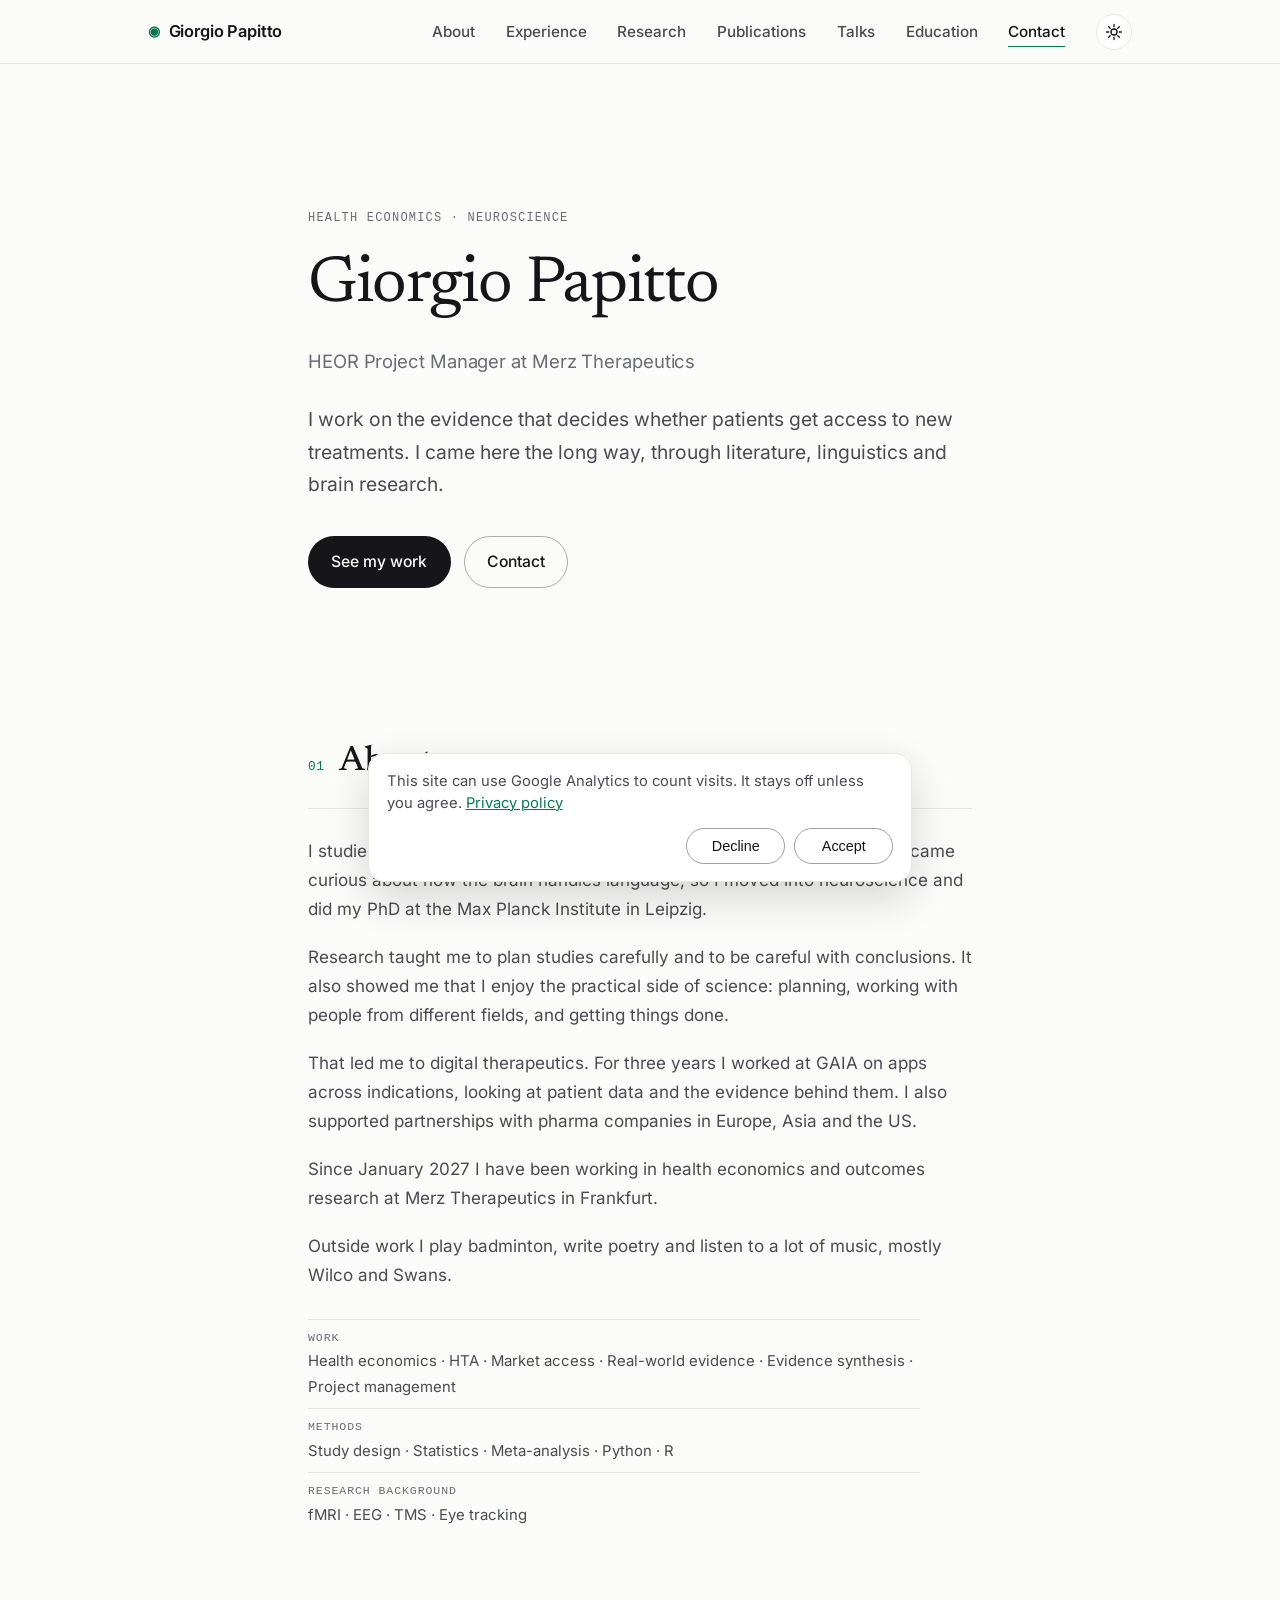
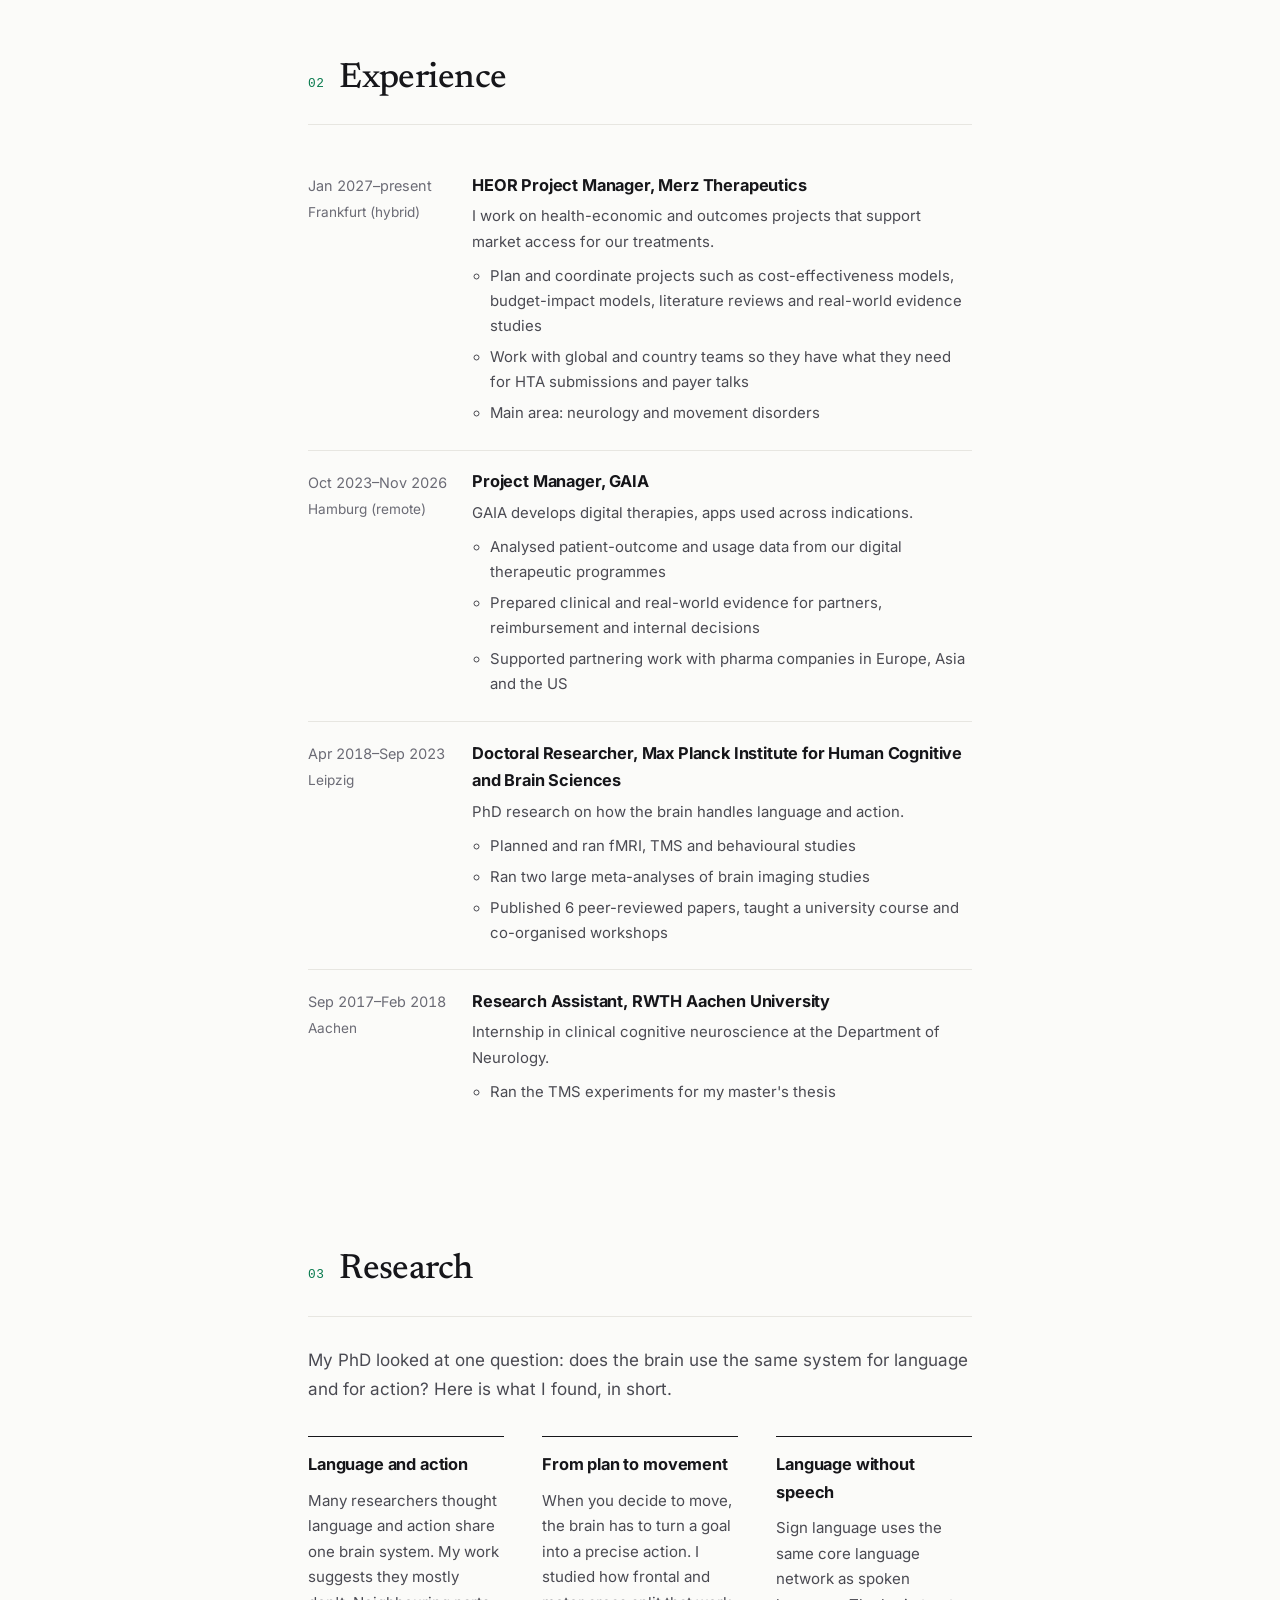
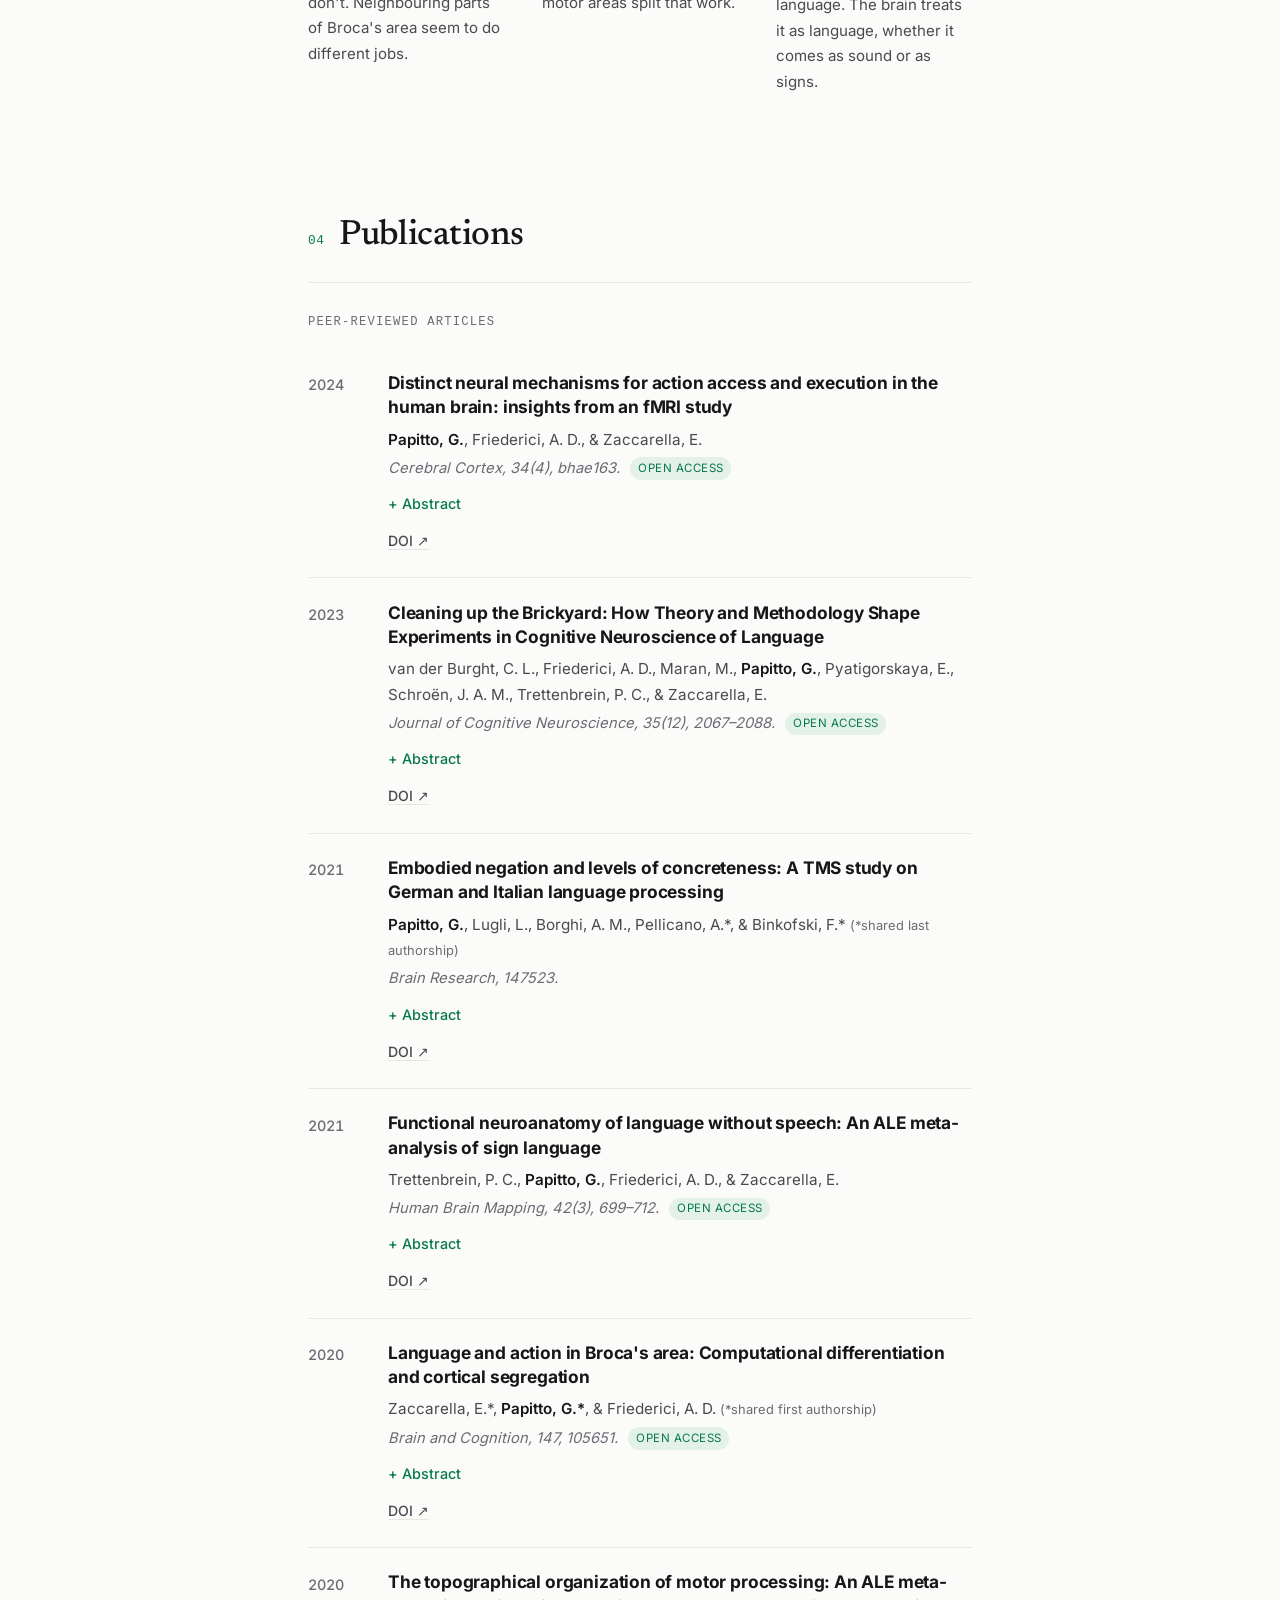
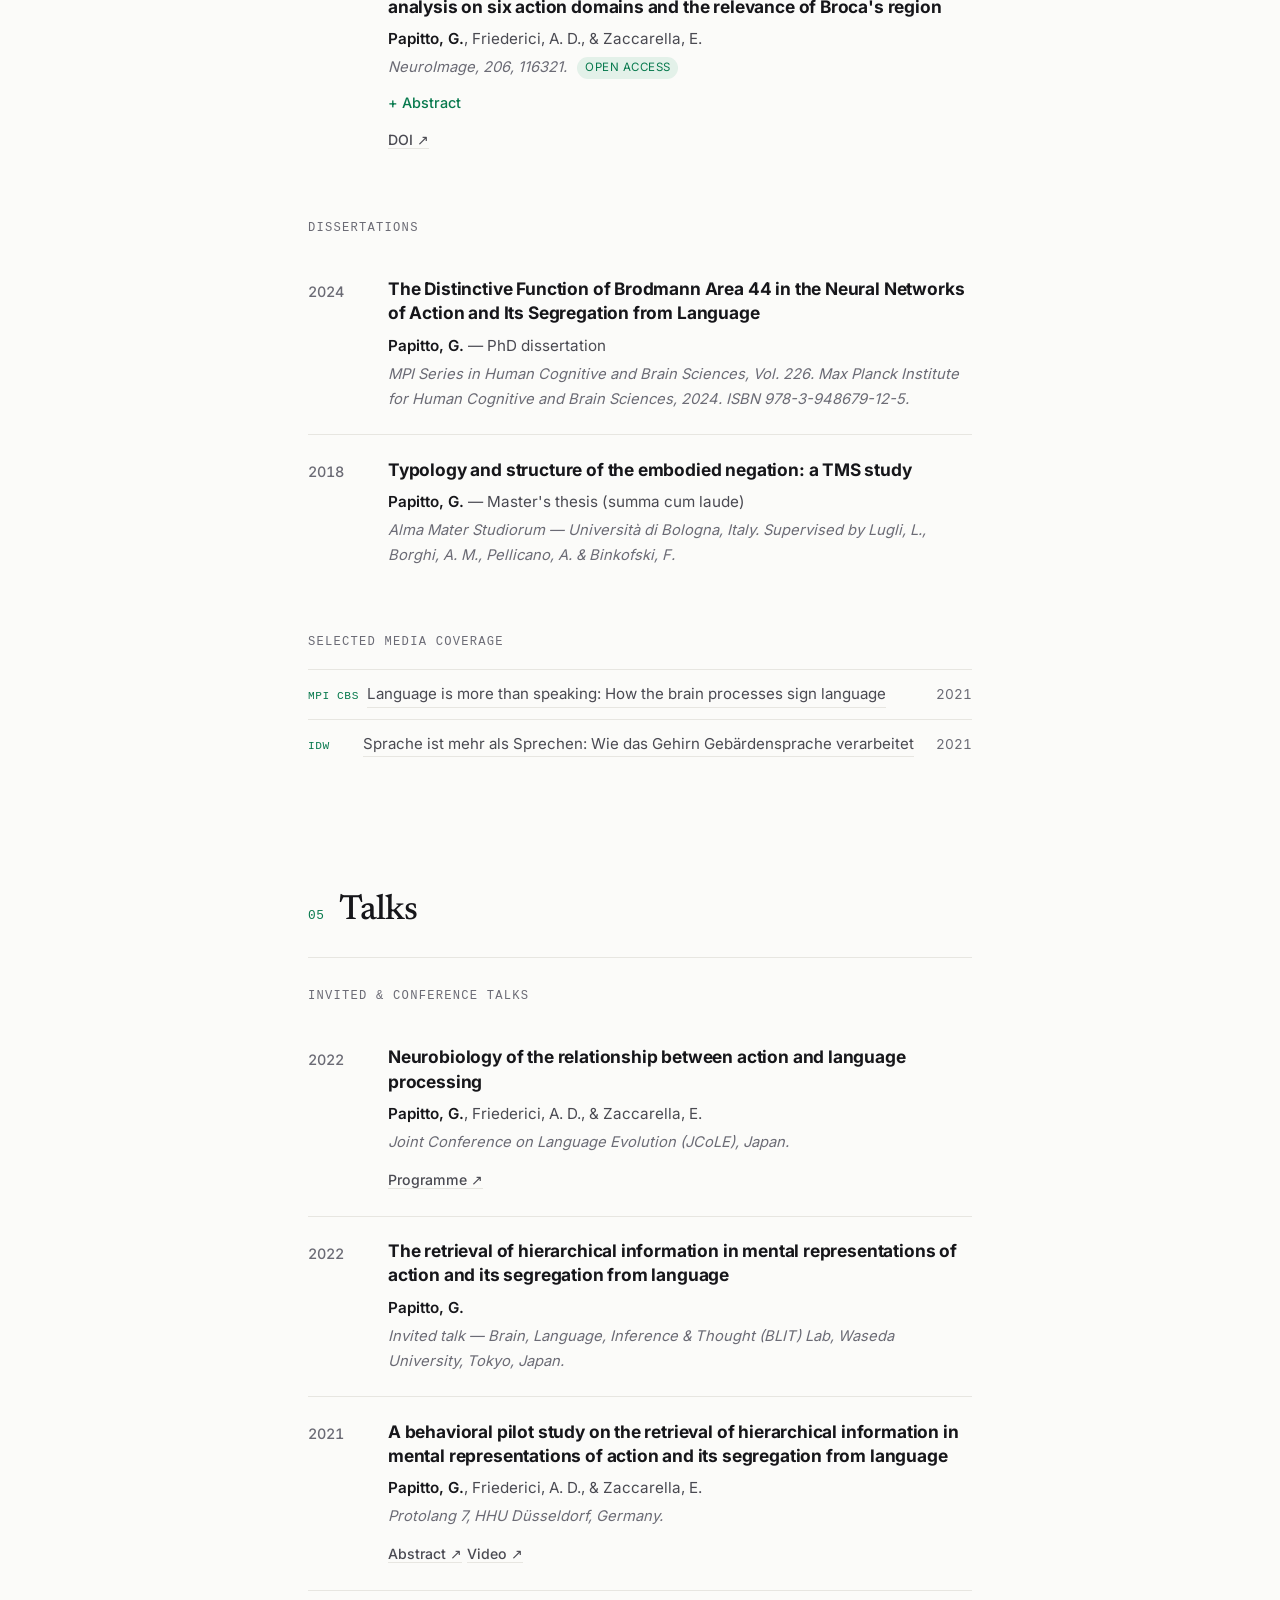
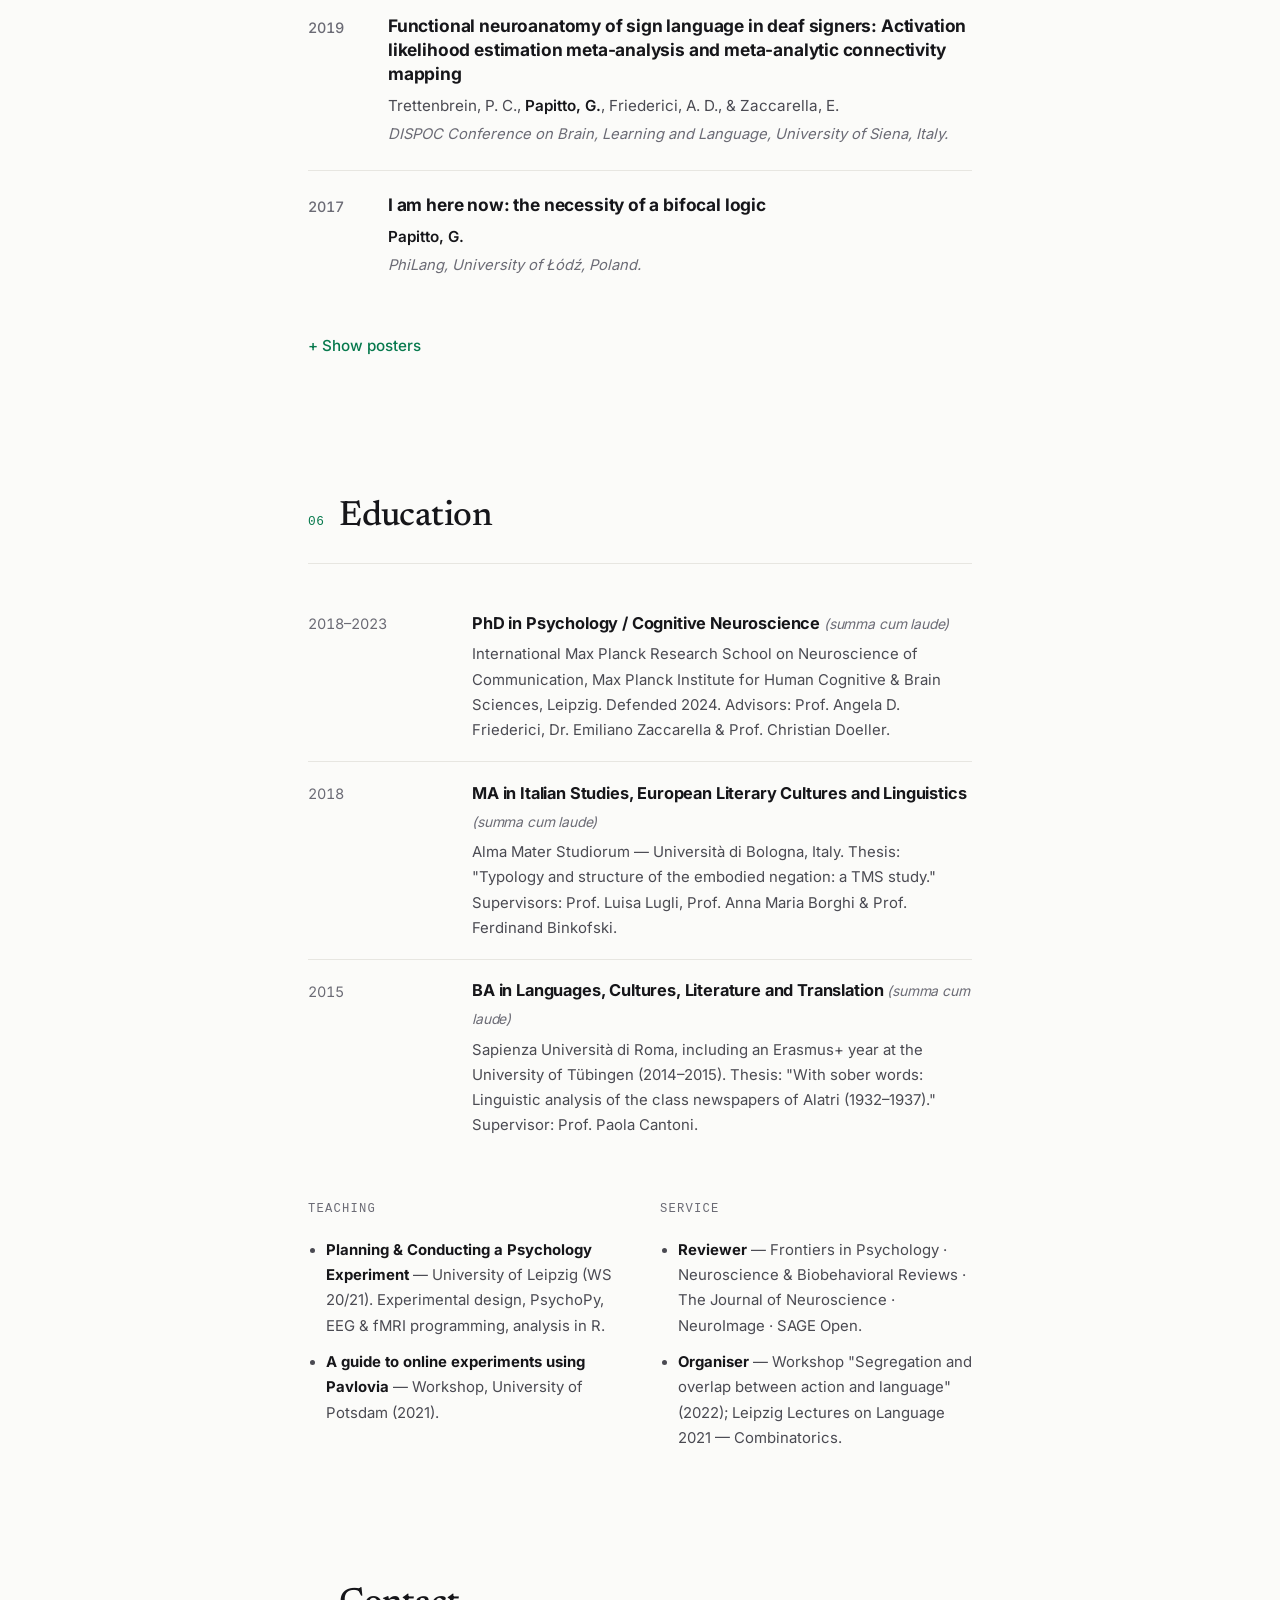
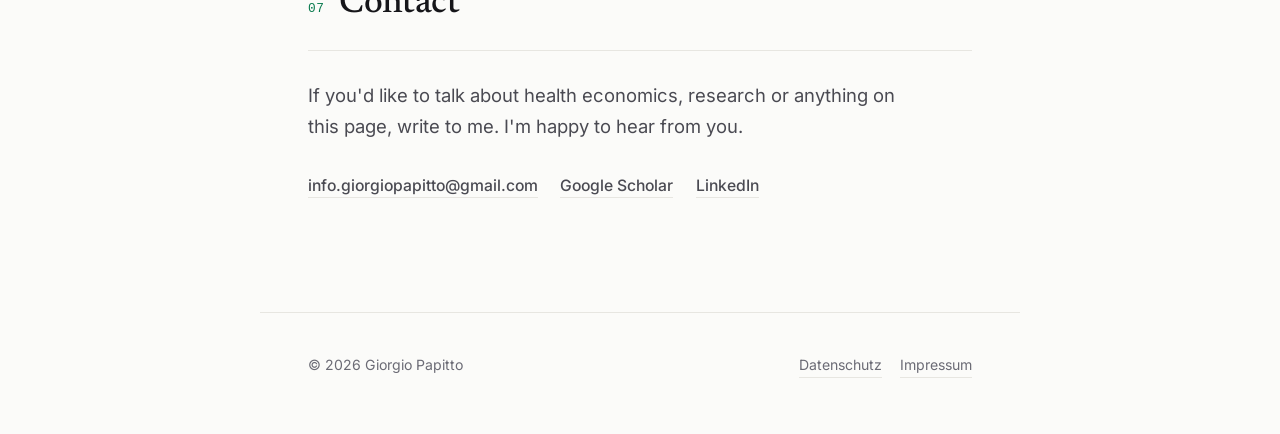
<file: index.html>
<!DOCTYPE html>
<html lang="en">
<head>
  <meta charset="UTF-8" />
  <meta name="viewport" content="width=device-width, initial-scale=1.0" />
  <title>Giorgio Papitto — Health economics and neuroscience</title>
  <meta name="description" content="Giorgio Papitto — HEOR Project Manager at Merz Therapeutics. Work, research, and publications." />
  <meta name="author" content="Giorgio Papitto" />

  <!-- Open Graph -->
  <meta property="og:type" content="website" />
  <meta property="og:title" content="Giorgio Papitto — Health economics and neuroscience" />
  <meta property="og:description" content="HEOR Project Manager at Merz Therapeutics." />
  <meta property="og:url" content="https://www.giorgiopapitto.eu/" />
  <meta property="og:image" content="https://www.giorgiopapitto.eu/og.png" />
  <meta property="og:image:width" content="1200" />
  <meta property="og:image:height" content="630" />
  <meta name="twitter:card" content="summary_large_image" />

  <link rel="icon" type="image/svg+xml" href="favicon.svg" />
  <meta name="theme-color" content="#07794d" />
  <script>
    try {
      var t = localStorage.getItem("theme") ||
        (matchMedia("(prefers-color-scheme: dark)").matches ? "dark" : "light");
      document.documentElement.setAttribute("data-theme", t);
    } catch (e) {}
  </script>
  <link rel="stylesheet" href="styles.css" />

  <!-- SEO: canonical + structured data -->
  <link rel="canonical" href="https://www.giorgiopapitto.eu/" />
  <script type="application/ld+json">
  {
    "@context": "https://schema.org",
    "@type": "Person",
    "name": "Giorgio Papitto",
    "url": "https://www.giorgiopapitto.eu/",
    "image": "https://www.giorgiopapitto.eu/og.png",
    "jobTitle": "HEOR Project Manager",
    "worksFor": { "@type": "Organization", "name": "Merz Therapeutics" },
    "alumniOf": [
      { "@type": "EducationalOrganization", "name": "Max Planck Institute for Human Cognitive and Brain Sciences" },
      { "@type": "CollegeOrUniversity", "name": "Alma Mater Studiorum — Università di Bologna" },
      { "@type": "CollegeOrUniversity", "name": "Sapienza Università di Roma" }
    ],
    "sameAs": [
      "https://scholar.google.com/citations?user=nSxUtloAAAAJ",
      "https://www.linkedin.com/in/g-pap"
    ]
  }
  </script>
  
</head>
<body>
  <a class="skip-link" href="#main">Skip to content</a>

  <header class="site-header" id="top">
    <nav class="nav" aria-label="Primary">
      <a class="nav__brand" href="/" aria-label="Giorgio Papitto — home">
        <span class="nav__mark" aria-hidden="true">◉</span>
        <span class="nav__name">Giorgio Papitto</span>
      </a>

      <button class="nav__toggle" aria-expanded="false" aria-controls="nav-menu" aria-label="Toggle navigation">
        <span></span><span></span><span></span>
      </button>

      <ul class="nav__menu" id="nav-menu">
        <li><a href="#about">About</a></li>
        <li><a href="#experience">Experience</a></li>
        <li><a href="#research">Research</a></li>
        <li><a href="#publications">Publications</a></li>
        <li><a href="#talks">Talks</a></li>
        <li><a href="#curriculum">Education</a></li>
        <li><a href="#contact">Contact</a></li>
        <li>
          <button class="theme-toggle" id="theme-toggle" aria-pressed="false" aria-label="Switch colour theme" title="Switch theme">
            <svg class="theme-toggle__icon theme-toggle__icon--sun" viewBox="0 0 24 24" aria-hidden="true"><circle cx="12" cy="12" r="4"/><path d="M12 2v3M12 19v3M2 12h3M19 12h3M4.9 4.9l2.1 2.1M17 17l2.1 2.1M19.1 4.9 17 7M7 17l-2.1 2.1"/></svg>
            <svg class="theme-toggle__icon theme-toggle__icon--moon" viewBox="0 0 24 24" aria-hidden="true"><path d="M21 12.8A9 9 0 1 1 11.2 3a7 7 0 0 0 9.8 9.8z"/></svg>
          </button>
        </li>
      </ul>
    </nav>
  </header>

  <main id="main">
    <!-- HERO -->
    <section class="hero" aria-labelledby="hero-title">
      <p class="hero__eyebrow">Health economics · Neuroscience</p>
      <h1 class="hero__title" id="hero-title">Giorgio&nbsp;Papitto</h1>
      <p class="hero__role">HEOR Project Manager at Merz Therapeutics</p>
      <p class="hero__lede">
        I work on the evidence that decides whether patients get access to new treatments.
        I came here the long way, through literature, linguistics and brain research.
      </p>
      <div class="hero__actions">
        <a class="btn btn--primary" href="#experience">See my work</a>
        <a class="btn btn--ghost" href="#contact">Contact</a>
      </div>
    </section>

    <!-- ABOUT -->
    <section class="section" id="about" aria-labelledby="about-title">
      <div class="section__head">
        <span class="section__index">01</span>
        <h2 class="section__title" id="about-title">About</h2>
      </div>
      <div class="prose">
        <p>
          I studied literature and linguistics in Rome and Bologna. Along the way I became
          curious about how the brain handles language, so I moved into neuroscience and did
          my PhD at the Max Planck Institute in Leipzig.
        </p>
        <p>
          Research taught me to plan studies carefully and to be careful with conclusions. It
          also showed me that I enjoy the practical side of science: planning, working with
          people from different fields, and getting things done.
        </p>
        <p>
          That led me to digital therapeutics. For three years I worked at GAIA on apps across
          indications, looking at patient data and the evidence behind them. I also supported
          partnerships with pharma companies in Europe, Asia and the US.
        </p>
        <p>
          Since January 2027 I have been working in health economics and outcomes research at
          Merz Therapeutics in Frankfurt.
        </p>
        <p>
          Outside work I play badminton, write poetry and listen to a lot of music, mostly
          Wilco and Swans.
        </p>
      </div>
      <p class="listening" id="listening" hidden>
        <a class="listening__brand" href="https://listenbrainz.org/user/gio_pap/" target="_blank" rel="noopener" aria-label="ListenBrainz profile">
          <svg class="listening__logo" viewBox="0 0 27 30" aria-hidden="true" focusable="false">
            <polygon fill="#353070" points="13 1 1 8 1 22 13 29 13 1"/>
            <polygon fill="#eb743b" points="14 1 26 8 26 22 14 29 14 1"/>
          </svg>
        </a>
        <span class="listening__copy">
          <span class="listening__meta">
            <span class="listening__label" id="listening-label">Last played</span>
            <span class="listening__source">ListenBrainz</span>
          </span>
          <a class="listening__track" id="listening-track" href="https://listenbrainz.org/user/gio_pap/" target="_blank" rel="noopener"></a>
        </span>
      </p>
      <ul class="tag-groups" aria-label="Focus and tools">
        <li><span>Work</span> Health economics · HTA · Market access · Real-world evidence · Evidence synthesis · Project management</li>
        <li><span>Methods</span> Study design · Statistics · Meta-analysis · Python · R</li>
        <li><span>Research background</span> fMRI · EEG · TMS · Eye tracking</li>
      </ul>
    </section>

    <!-- EXPERIENCE -->
    <section class="section" id="experience" aria-labelledby="experience-title">
      <div class="section__head">
        <span class="section__index">02</span>
        <h2 class="section__title" id="experience-title">Experience</h2>
      </div>
      <ul class="timeline">
        <li class="timeline__item">
          <span class="timeline__date">Jan 2027–present<span class="timeline__place">Frankfurt (hybrid)</span></span>
          <div class="timeline__body">
            <h3>HEOR Project Manager, Merz Therapeutics</h3>
            <p>I work on health-economic and outcomes projects that support market access for our treatments.</p>
            <ul class="timeline__points">
              <li>Plan and coordinate projects such as cost-effectiveness models, budget-impact models, literature reviews and real-world evidence studies</li>
              <li>Work with global and country teams so they have what they need for HTA submissions and payer talks</li>
              <li>Main area: neurology and movement disorders</li>
            </ul>
          </div>
        </li>
        <li class="timeline__item">
          <span class="timeline__date">Oct 2023–Nov 2026<span class="timeline__place">Hamburg (remote)</span></span>
          <div class="timeline__body">
            <h3>Project Manager, GAIA</h3>
            <p>GAIA develops digital therapies, apps used across indications.</p>
            <ul class="timeline__points">
              <li>Analysed patient-outcome and usage data from our digital therapeutic programmes</li>
              <li>Prepared clinical and real-world evidence for partners, reimbursement and internal decisions</li>
              <li>Supported partnering work with pharma companies in Europe, Asia and the US</li>
            </ul>
          </div>
        </li>
        <li class="timeline__item">
          <span class="timeline__date">Apr 2018–Sep 2023<span class="timeline__place">Leipzig</span></span>
          <div class="timeline__body">
            <h3>Doctoral Researcher, Max Planck Institute for Human Cognitive and Brain Sciences</h3>
            <p>PhD research on how the brain handles language and action.</p>
            <ul class="timeline__points">
              <li>Planned and ran fMRI, TMS and behavioural studies</li>
              <li>Ran two large meta-analyses of brain imaging studies</li>
              <li>Published 6 peer-reviewed papers, taught a university course and co-organised workshops</li>
            </ul>
          </div>
        </li>
        <li class="timeline__item">
          <span class="timeline__date">Sep 2017–Feb 2018<span class="timeline__place">Aachen</span></span>
          <div class="timeline__body">
            <h3>Research Assistant, RWTH Aachen University</h3>
            <p>Internship in clinical cognitive neuroscience at the Department of Neurology.</p>
            <ul class="timeline__points">
              <li>Ran the TMS experiments for my master's thesis</li>
            </ul>
          </div>
        </li>
      </ul>
    </section>

    <!-- RESEARCH -->
    <section class="section" id="research" aria-labelledby="research-title">
      <div class="section__head">
        <span class="section__index">03</span>
        <h2 class="section__title" id="research-title">Research</h2>
      </div>
      <p class="section__intro">
        My PhD looked at one question: does the brain use the same system for language and for
        action? Here is what I found, in short.
      </p>
      <div class="cards">
        <article class="card">
          <h3 class="card__title">Language and action</h3>
          <p class="card__body">
            Many researchers thought language and action share one brain system. My work
            suggests they mostly don't. Neighbouring parts of Broca's area seem to do
            different jobs.
          </p>
        </article>
        <article class="card">
          <h3 class="card__title">From plan to movement</h3>
          <p class="card__body">
            When you decide to move, the brain has to turn a goal into a precise action. I
            studied how frontal and motor areas split that work.
          </p>
        </article>
        <article class="card">
          <h3 class="card__title">Language without speech</h3>
          <p class="card__body">
            Sign language uses the same core language network as spoken language. The brain
            treats it as language, whether it comes as sound or as signs.
          </p>
        </article>
      </div>
    </section>

    <!-- PUBLICATIONS -->
    <section class="section" id="publications" aria-labelledby="publications-title">
      <div class="section__head">
        <span class="section__index">04</span>
        <h2 class="section__title" id="publications-title">Publications</h2>
      </div>

      <h3 class="pub-group">Peer-reviewed articles</h3>
      <ol class="pubs">
        <li class="pub">
          <span class="pub__year">2024</span>
          <div class="pub__main">
            <h4 class="pub__title">Distinct neural mechanisms for action access and execution in the human brain: insights from an fMRI study</h4>
            <p class="pub__authors"><strong>Papitto, G.</strong>, Friederici, A. D., &amp; Zaccarella, E.</p>
            <p class="pub__venue">Cerebral Cortex, 34(4), bhae163. <span class="pub__tag">Open Access</span></p>
            <details class="pub__abstract">
              <summary>Abstract</summary>
              <p>Goal-directed actions are fundamental to human behavior, whereby inner goals are achieved through mapping action representations to motor outputs. The left premotor cortex (BA6) and the posterior portion of Broca's area (BA44) are two modulatory poles of the action system. However, how these regions support the representation–output mapping within the system is not yet understood. To address this, we conducted a finger-tapping fMRI experiment using action categories ranging from specific to general. We found distinct neural behaviors in BA44 and BA6 during action category processing and motor execution. During access of action categories, activity in a posterior portion of BA44 (pBA44) decreased linearly as categories became less specific; conversely, during motor execution, activity in BA6 increased linearly with less specific categories. We suggest that pBA44 facilitates access to action categories using motor information from the behavioral context, while the premotor cortex integrates motor information to execute the selected action.</p>
            </details>
            <p class="pub__links"><a href="https://doi.org/10.1093/cercor/bhae163" target="_blank" rel="noopener">DOI ↗</a></p>
          </div>
        </li>

        <li class="pub">
          <span class="pub__year">2023</span>
          <div class="pub__main">
            <h4 class="pub__title">Cleaning up the Brickyard: How Theory and Methodology Shape Experiments in Cognitive Neuroscience of Language</h4>
            <p class="pub__authors">van der Burght, C. L., Friederici, A. D., Maran, M., <strong>Papitto, G.</strong>, Pyatigorskaya, E., Schroën, J. A. M., Trettenbrein, P. C., &amp; Zaccarella, E.</p>
            <p class="pub__venue">Journal of Cognitive Neuroscience, 35(12), 2067–2088. <span class="pub__tag">Open Access</span></p>
            <details class="pub__abstract">
              <summary>Abstract</summary>
              <p>The capacity for language is a defining property of our species, yet despite decades of research, evidence on its neural basis is still mixed and a generalized consensus is difficult to achieve. We suggest that this is partly caused by researchers defining "language" in different ways, with focus on a wide range of phenomena, properties, and levels of investigation. Accordingly, there is very little agreement among cognitive neuroscientists of language on the operationalization of fundamental concepts to be investigated in neuroscientific experiments. Here, we review chains of derivation in the cognitive neuroscience of language, focusing on how the hypothesis under consideration is defined by a combination of theoretical and methodological assumptions. We first attempt to disentangle the complex relationship between linguistics, psychology, and neuroscience in the field. Next, we focus on how conclusions that can be drawn from any experiment are inherently constrained by auxiliary assumptions, both theoretical and methodological, on which the validity of conclusions rests. These issues are discussed in the context of classical experimental manipulations as well as study designs that employ novel approaches such as naturalistic stimuli and computational modeling. We conclude by proposing that a highly interdisciplinary field such as the cognitive neuroscience of language requires researchers to form explicit statements concerning the theoretical definitions, methodological choices, and other constraining factors involved in their work.</p>
            </details>
            <p class="pub__links"><a href="https://doi.org/10.1162/jocn_a_02058" target="_blank" rel="noopener">DOI ↗</a></p>
          </div>
        </li>

        <li class="pub">
          <span class="pub__year">2021</span>
          <div class="pub__main">
            <h4 class="pub__title">Embodied negation and levels of concreteness: A TMS study on German and Italian language processing</h4>
            <p class="pub__authors"><strong>Papitto, G.</strong>, Lugli, L., Borghi, A. M., Pellicano, A.*, &amp; Binkofski, F.* <span class="pub__note">(*shared last authorship)</span></p>
            <p class="pub__venue">Brain Research, 147523.</p>
            <details class="pub__abstract">
              <summary>Abstract</summary>
              <p>According to the embodied cognition perspective, linguistic negation may block the motor simulations induced by language processing. TMS was applied to the left primary motor cortex (hand area) of monolingual Italian and German participants during rapid serial visual presentation of sentences from their own language, where the negative particle is located at the beginning and at the end of the sentence, respectively. We investigated whether the interruption of motor simulation (reduced motor evoked potentials) takes place similarly across two languages differing in the position of the negative marker, and manipulated levels of sentence concreteness. Our findings indicate that negation acts as a block on motor representations, but independently from the language and word concreteness level.</p>
            </details>
            <p class="pub__links"><a href="https://doi.org/10.1016/j.brainres.2021.147523" target="_blank" rel="noopener">DOI ↗</a></p>
          </div>
        </li>

        <li class="pub">
          <span class="pub__year">2021</span>
          <div class="pub__main">
            <h4 class="pub__title">Functional neuroanatomy of language without speech: An ALE meta-analysis of sign language</h4>
            <p class="pub__authors">Trettenbrein, P. C., <strong>Papitto, G.</strong>, Friederici, A. D., &amp; Zaccarella, E.</p>
            <p class="pub__venue">Human Brain Mapping, 42(3), 699–712. <span class="pub__tag">Open Access</span></p>
            <details class="pub__abstract">
              <summary>Abstract</summary>
              <p>Sign language conveys linguistic information using gestures instead of sounds. Applying a meta-analytic estimation approach to neuroimaging studies (N = 23; subjects = 316), we ask whether sign-language comprehension in deaf signers relies on the same primarily left-hemispheric cortical network implicated in spoken and written language comprehension in hearing speakers. We show that sign language recruits bilateral fronto-temporo-occipital regions with strong left-lateralization in Broca's area; that Broca's area constitutes a hub attributing abstract linguistic information to gestures; and that sign-language-specific voxels in Broca's area are also crucially involved in spoken and written language. This suggests the human brain evolved a lateralized language network with a supramodal hub in Broca's area that computes linguistic information independent of speech.</p>
            </details>
            <p class="pub__links"><a href="https://doi.org/10.1002/hbm.25254" target="_blank" rel="noopener">DOI ↗</a></p>
          </div>
        </li>

        <li class="pub">
          <span class="pub__year">2020</span>
          <div class="pub__main">
            <h4 class="pub__title">Language and action in Broca's area: Computational differentiation and cortical segregation</h4>
            <p class="pub__authors">Zaccarella, E.*, <strong>Papitto, G.*</strong>, &amp; Friederici, A. D. <span class="pub__note">(*shared first authorship)</span></p>
            <p class="pub__venue">Brain and Cognition, 147, 105651. <span class="pub__tag">Open Access</span></p>
            <details class="pub__abstract">
              <summary>Abstract</summary>
              <p>Actions have been proposed to follow hierarchical principles similar to those hypothesized for language syntax, reflected in the common involvement of neural populations of Broca's area in the inferior frontal gyrus. In this position paper, we follow an influential hypothesis in linguistic theory to introduce the syntactic operation Merge and the corresponding motor/conceptual interfaces. We argue that action hierarchies do not follow the same principles ruling language syntax; rather, hierarchy in the action domain lies in predictive processing mechanisms mapping sensory inputs and statistical regularities of action–goal relationships. Distinct Broca's subregions appear to support different computations across domains: anterior BA44 as a hub for Merge, posterior BA44 for selecting premotor representations from contextual signals.</p>
            </details>
            <p class="pub__links"><a href="https://doi.org/10.1016/j.bandc.2020.105651" target="_blank" rel="noopener">DOI ↗</a></p>
          </div>
        </li>

        <li class="pub">
          <span class="pub__year">2020</span>
          <div class="pub__main">
            <h4 class="pub__title">The topographical organization of motor processing: An ALE meta-analysis on six action domains and the relevance of Broca's region</h4>
            <p class="pub__authors"><strong>Papitto, G.</strong>, Friederici, A. D., &amp; Zaccarella, E.</p>
            <p class="pub__venue">NeuroImage, 206, 116321. <span class="pub__tag">Open Access</span></p>
            <details class="pub__abstract">
              <summary>Abstract</summary>
              <p>Action is a cover term for a large set of motor processes differing in domain specificities. Using Activation Likelihood Estimation (ALE) and Meta-Analytic Connectivity Modeling (MACM) (N = 416; subjects = 5912), we delineate the functional specificities of six domains: action execution, imitation, motor imagery, action observation, motor learning, and motor preparation. Results show distinct functional patterns, with convergence in posterior BA44 (pBA44) for execution, imitation and imagery. The connectivity network seeding in this motor-related pBA44 cluster differs from the network seeding in the language-related anterior BA44, implementing distinct cognitive functions. We propose the motor-related network encompassing pBA44 is recruited when processing movements requiring a mental representation of the action itself.</p>
            </details>
            <p class="pub__links"><a href="https://doi.org/10.1016/j.neuroimage.2019.116321" target="_blank" rel="noopener">DOI ↗</a></p>
          </div>
        </li>
      </ol>

      <h3 class="pub-group">Dissertations</h3>
      <ol class="pubs">
        <li class="pub">
          <span class="pub__year">2024</span>
          <div class="pub__main">
            <h4 class="pub__title">The Distinctive Function of Brodmann Area 44 in the Neural Networks of Action and Its Segregation from Language</h4>
            <p class="pub__authors"><strong>Papitto, G.</strong> — PhD dissertation</p>
            <p class="pub__venue">MPI Series in Human Cognitive and Brain Sciences, Vol. 226. Max Planck Institute for Human Cognitive and Brain Sciences, 2024. ISBN 978-3-948679-12-5.</p>
          </div>
        </li>
        <li class="pub">
          <span class="pub__year">2018</span>
          <div class="pub__main">
            <h4 class="pub__title">Typology and structure of the embodied negation: a TMS study</h4>
            <p class="pub__authors"><strong>Papitto, G.</strong> — Master's thesis (summa cum laude)</p>
            <p class="pub__venue">Alma Mater Studiorum — Università di Bologna, Italy. Supervised by Lugli, L., Borghi, A. M., Pellicano, A. &amp; Binkofski, F.</p>
          </div>
        </li>
      </ol>

      <h3 class="pub-group">Selected media coverage</h3>
      <ul class="media">
        <li><span class="media__src">MPI CBS</span> <a href="https://www.cbs.mpg.de/how-the-brain-processes-sign-language" target="_blank" rel="noopener">Language is more than speaking: How the brain processes sign language</a> <span class="media__date">2021</span></li>
        <li><span class="media__src">IDW</span> <a href="https://nachrichten.idw-online.de/2021/02/15/sprache-ist-mehr-als-sprechen-wie-das-gehirn-gebaerdensprache-verarbeitet/" target="_blank" rel="noopener">Sprache ist mehr als Sprechen: Wie das Gehirn Gebärdensprache verarbeitet</a> <span class="media__date">2021</span></li>
      </ul>
    </section>

    <!-- TALKS -->
    <section class="section" id="talks" aria-labelledby="talks-title">
      <div class="section__head">
        <span class="section__index">05</span>
        <h2 class="section__title" id="talks-title">Talks</h2>
      </div>

      <h3 class="pub-group">Invited &amp; conference talks</h3>
      <ol class="pubs">
        <li class="pub">
          <span class="pub__year">2022</span>
          <div class="pub__main">
            <h4 class="pub__title">Neurobiology of the relationship between action and language processing</h4>
            <p class="pub__authors"><strong>Papitto, G.</strong>, Friederici, A. D., &amp; Zaccarella, E.</p>
            <p class="pub__venue">Joint Conference on Language Evolution (JCoLE), Japan.</p>
            <p class="pub__links"><a href="https://sites.google.com/view/jcole-action-language/program" target="_blank" rel="noopener">Programme ↗</a></p>
          </div>
        </li>
        <li class="pub">
          <span class="pub__year">2022</span>
          <div class="pub__main">
            <h4 class="pub__title">The retrieval of hierarchical information in mental representations of action and its segregation from language</h4>
            <p class="pub__authors"><strong>Papitto, G.</strong></p>
            <p class="pub__venue">Invited talk — Brain, Language, Inference &amp; Thought (BLIT) Lab, Waseda University, Tokyo, Japan.</p>
          </div>
        </li>
        <li class="pub">
          <span class="pub__year">2021</span>
          <div class="pub__main">
            <h4 class="pub__title">A behavioral pilot study on the retrieval of hierarchical information in mental representations of action and its segregation from language</h4>
            <p class="pub__authors"><strong>Papitto, G.</strong>, Friederici, A. D., &amp; Zaccarella, E.</p>
            <p class="pub__venue">Protolang 7, HHU Düsseldorf, Germany.</p>
            <p class="pub__links"><a href="https://blogs.phil.hhu.de/protolang7/a-behavioral-pilot-study-on-the-retrieval-of-hierarchical-information-in-mental-representations-of-action-and-its-segregation-from-language/" target="_blank" rel="noopener">Abstract ↗</a> <a href="https://www.youtube.com/watch?v=2BvpcA9CwMg" target="_blank" rel="noopener">Video ↗</a></p>
          </div>
        </li>
        <li class="pub">
          <span class="pub__year">2019</span>
          <div class="pub__main">
            <h4 class="pub__title">Functional neuroanatomy of sign language in deaf signers: Activation likelihood estimation meta-analysis and meta-analytic connectivity mapping</h4>
            <p class="pub__authors">Trettenbrein, P. C., <strong>Papitto, G.</strong>, Friederici, A. D., &amp; Zaccarella, E.</p>
            <p class="pub__venue">DISPOC Conference on Brain, Learning and Language, University of Siena, Italy.</p>
          </div>
        </li>
        <li class="pub">
          <span class="pub__year">2017</span>
          <div class="pub__main">
            <h4 class="pub__title">I am here now: the necessity of a bifocal logic</h4>
            <p class="pub__authors"><strong>Papitto, G.</strong></p>
            <p class="pub__venue">PhiLang, University of Łódź, Poland.</p>
          </div>
        </li>
      </ol>

      <details class="posters">
        <summary>Show posters</summary>
        <ol class="pubs">
        <li class="pub">
          <span class="pub__year">2023</span>
          <div class="pub__main">
            <h4 class="pub__title">Examining the role of cortical mechanisms in the processing of action representations: An fMRI investigation of cognitive control and motor processing</h4>
            <p class="pub__authors"><strong>Papitto, G.</strong>, Friederici, A. D., &amp; Zaccarella, E.</p>
            <p class="pub__venue">Rovereto Workshop on Concepts, Actions, and Objects, Rovereto, Italy.</p>
          </div>
        </li>
        <li class="pub">
          <span class="pub__year">2021</span>
          <div class="pub__main">
            <h4 class="pub__title">Classifying actions: A behavioral pilot study on the retrieval of action representations</h4>
            <p class="pub__authors"><strong>Papitto, G.</strong>, Friederici, A. D., &amp; Zaccarella, E.</p>
            <p class="pub__venue">IMPRS Summer School in Cognitive Neuroscience, Leipzig, Germany.</p>
          </div>
        </li>
        <li class="pub">
          <span class="pub__year">2019</span>
          <div class="pub__main">
            <h4 class="pub__title">Infero-frontal functional convergence for action domains and feature specificity: An Activation Likelihood Estimation meta-analysis</h4>
            <p class="pub__authors"><strong>Papitto, G.</strong>, Friederici, A. D., &amp; Zaccarella, E.</p>
            <p class="pub__venue">IMPRS Summer School in Cognitive Neuroscience, Leipzig, Germany.</p>
          </div>
        </li>
        <li class="pub">
          <span class="pub__year">2019</span>
          <div class="pub__main">
            <h4 class="pub__title">Reviewing the functional neuroanatomy of sign language in deaf signers: An Activation Likelihood Estimation meta-analysis</h4>
            <p class="pub__authors">Trettenbrein, P. C., <strong>Papitto, G.</strong>, Zaccarella, E., &amp; Friederici, A. D.</p>
            <p class="pub__venue">IMPRS Summer School in Cognitive Neuroscience, Leipzig, Germany.</p>
          </div>
        </li>
        <li class="pub">
          <span class="pub__year">2019</span>
          <div class="pub__main">
            <h4 class="pub__title">The neural basis of sign language processing in deaf signers: An Activation Likelihood Estimation meta-analysis</h4>
            <p class="pub__authors">Trettenbrein, P. C., <strong>Papitto, G.</strong>, Zaccarella, E., &amp; Friederici, A. D.</p>
            <p class="pub__venue">13th Conference of Theoretical Issues in Sign Language Research (TISLR), Hamburg, Germany.</p>
          </div>
        </li>
        <li class="pub">
          <span class="pub__year">2019</span>
          <div class="pub__main">
            <h4 class="pub__title">The neural correlates of actions: a meta-analytical perspective on motor domains and movement features</h4>
            <p class="pub__authors"><strong>Papitto, G.</strong>, Friederici, A. D., &amp; Zaccarella, E.</p>
            <p class="pub__venue">Rovereto Workshop on Concepts, Actions, and Objects, Rovereto, Italy.</p>
          </div>
        </li>
      </ol>
      </details>
    </section>

    <!-- EDUCATION -->
    <section class="section" id="curriculum" aria-labelledby="curriculum-title">
      <div class="section__head">
        <span class="section__index">06</span>
        <h2 class="section__title" id="curriculum-title">Education</h2>
      </div>

      <ul class="timeline">
        <li class="timeline__item">
          <span class="timeline__date">2018–2023</span>
          <div class="timeline__body">
            <h3>PhD in Psychology / Cognitive Neuroscience <em>(summa cum laude)</em></h3>
            <p>International Max Planck Research School on Neuroscience of Communication, Max Planck Institute for Human Cognitive &amp; Brain Sciences, Leipzig. Defended 2024. Advisors: Prof. Angela D. Friederici, Dr. Emiliano Zaccarella &amp; Prof. Christian Doeller.</p>
          </div>
        </li>
        <li class="timeline__item">
          <span class="timeline__date">2018</span>
          <div class="timeline__body">
            <h3>MA in Italian Studies, European Literary Cultures and Linguistics <em>(summa cum laude)</em></h3>
            <p>Alma Mater Studiorum — Università di Bologna, Italy. Thesis: "Typology and structure of the embodied negation: a TMS study." Supervisors: Prof. Luisa Lugli, Prof. Anna Maria Borghi &amp; Prof. Ferdinand Binkofski.</p>
          </div>
        </li>
        <li class="timeline__item">
          <span class="timeline__date">2015</span>
          <div class="timeline__body">
            <h3>BA in Languages, Cultures, Literature and Translation <em>(summa cum laude)</em></h3>
            <p>Sapienza Università di Roma, including an Erasmus+ year at the University of Tübingen (2014–2015). Thesis: "With sober words: Linguistic analysis of the class newspapers of Alatri (1932–1937)." Supervisor: Prof. Paola Cantoni.</p>
          </div>
        </li>
      </ul>

      <div class="cv-grid">
        <div>
          <h3 class="cv-group">Teaching</h3>
          <ul class="cv-list">
            <li><strong>Planning &amp; Conducting a Psychology Experiment</strong> — University of Leipzig (WS 20/21). Experimental design, PsychoPy, EEG &amp; fMRI programming, analysis in R.</li>
            <li><strong>A guide to online experiments using Pavlovia</strong> — Workshop, University of Potsdam (2021).</li>
          </ul>
        </div>
        <div>
          <h3 class="cv-group">Service</h3>
          <ul class="cv-list">
            <li><strong>Reviewer</strong> — Frontiers in Psychology · Neuroscience &amp; Biobehavioral Reviews · The Journal of Neuroscience · NeuroImage · SAGE Open.</li>
            <li><strong>Organiser</strong> — Workshop "Segregation and overlap between action and language" (2022); Leipzig Lectures on Language 2021 — Combinatorics.</li>
          </ul>
        </div>
      </div>
    </section>

    <!-- CONTACT -->
    <section class="section" id="contact" aria-labelledby="contact-title">
      <div class="section__head">
        <span class="section__index">07</span>
        <h2 class="section__title" id="contact-title">Contact</h2>
      </div>
      <p class="contact__lede">
        If you'd like to talk about health economics, research or anything on this page, write
        to me. I'm happy to hear from you.
      </p>
      <ul class="contact__inline">
        <li><a href="mailto:info.giorgiopapitto@gmail.com">info.giorgiopapitto@gmail.com</a></li>
        <li><a href="https://scholar.google.com/citations?user=nSxUtloAAAAJ" target="_blank" rel="noopener">Google Scholar</a></li>
        <li><a href="https://www.linkedin.com/in/g-pap" target="_blank" rel="noopener">LinkedIn</a></li>
      </ul>
    </section>
  </main>

  <footer class="site-footer">
    <p>© <span id="year"></span> Giorgio Papitto</p>
    <p class="site-footer__links">
      <a href="/privacy.html">Datenschutz</a>
      <a href="/impressum.html">Impressum</a>
    </p>
  </footer>

  <aside class="consent" id="consent" hidden>
    <p class="consent__text">
      This site can use Google Analytics to count visits. It stays off unless you agree.
      <a href="/privacy.html">Privacy policy</a>
    </p>
    <div class="consent__actions">
      <button type="button" class="btn btn--ghost" id="consent-decline">Decline</button>
      <button type="button" class="btn btn--ghost" id="consent-accept">Accept</button>
    </div>
  </aside>

  <script src="main.js"></script>
</body>
</html>
</file>
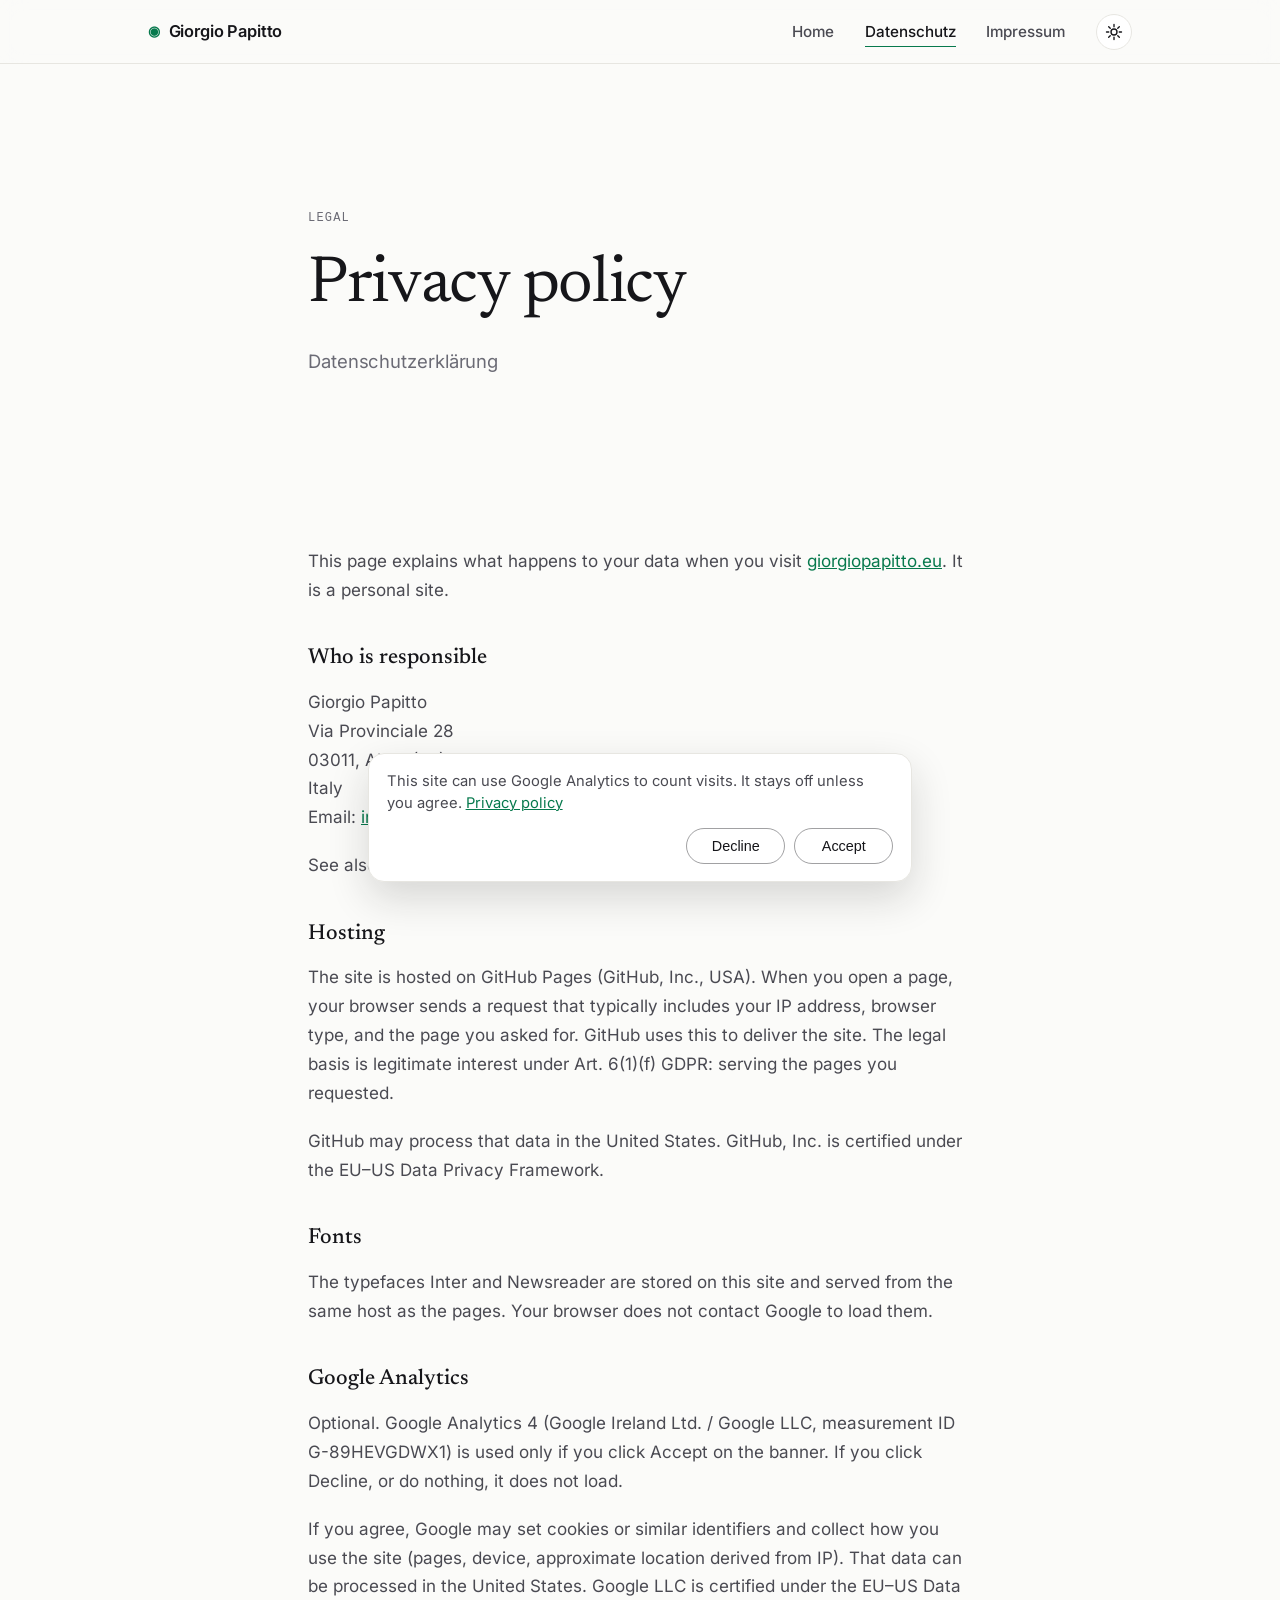
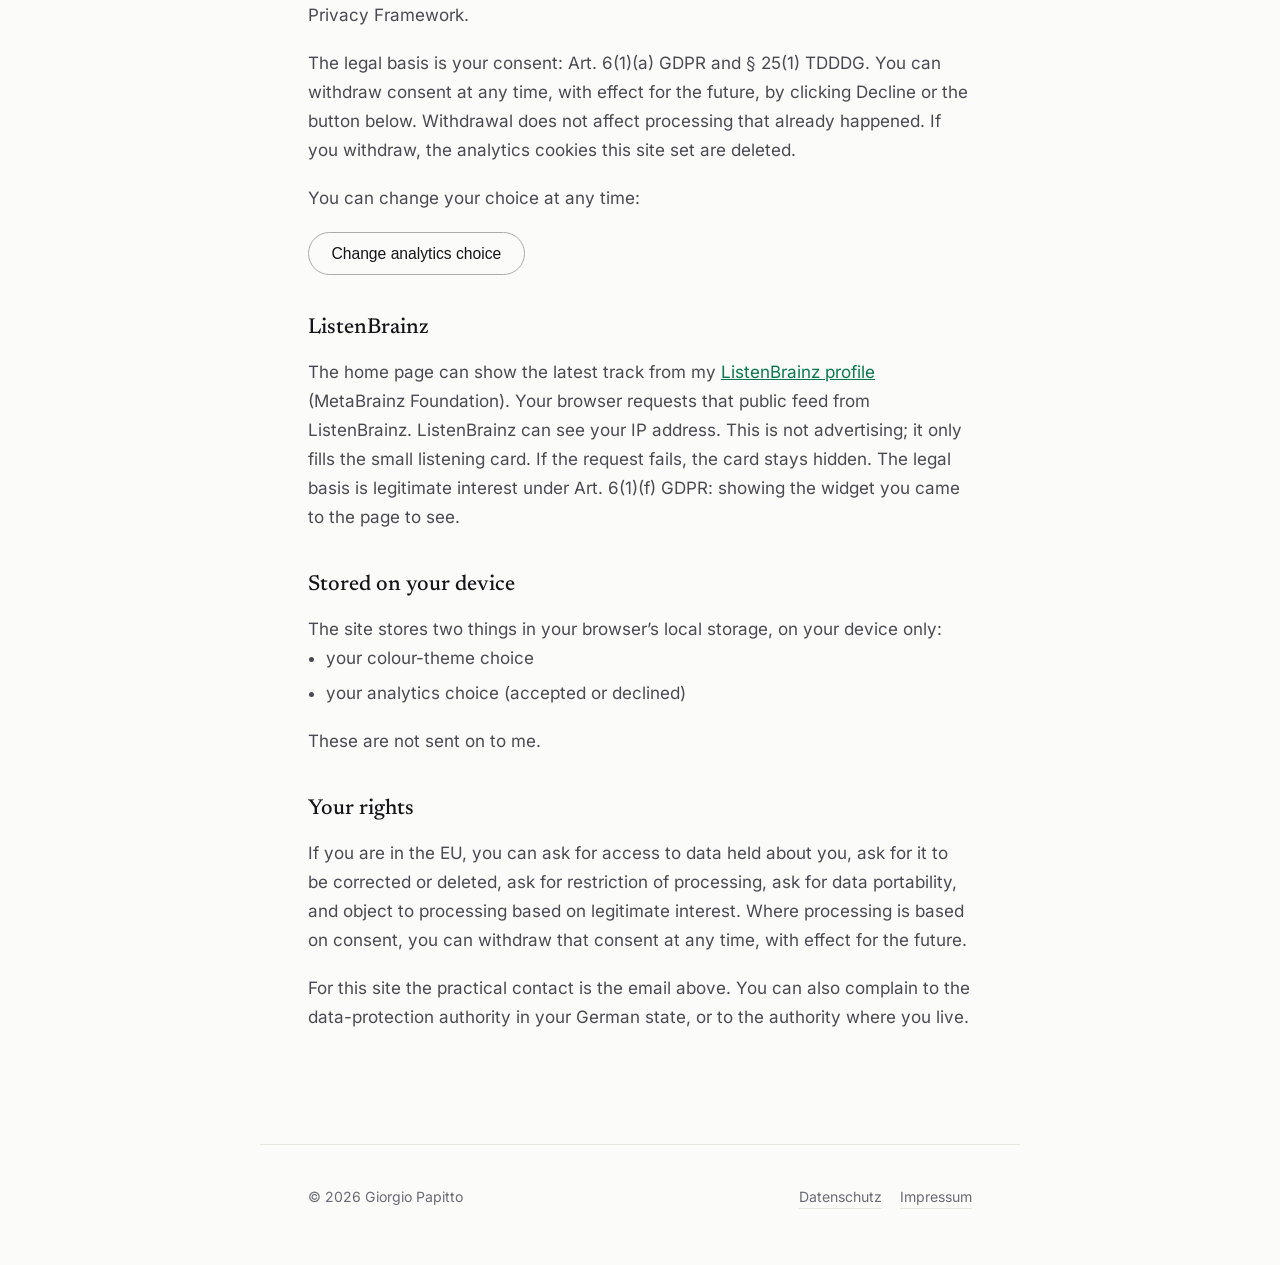
<file: datenschutz.html>
<!DOCTYPE html>
<html lang="de">
<head>
  <meta charset="UTF-8" />
  <meta name="viewport" content="width=device-width, initial-scale=1.0" />
  <title>Datenschutz — Giorgio Papitto</title>
  <link rel="canonical" href="https://www.giorgiopapitto.eu/privacy.html" />
  <meta http-equiv="refresh" content="0; url=/privacy.html" />
  <script>location.replace("/privacy.html");</script>
</head>
<body>
  <p><a href="/privacy.html">Datenschutzerklärung</a></p>
</body>
</html>
</file>
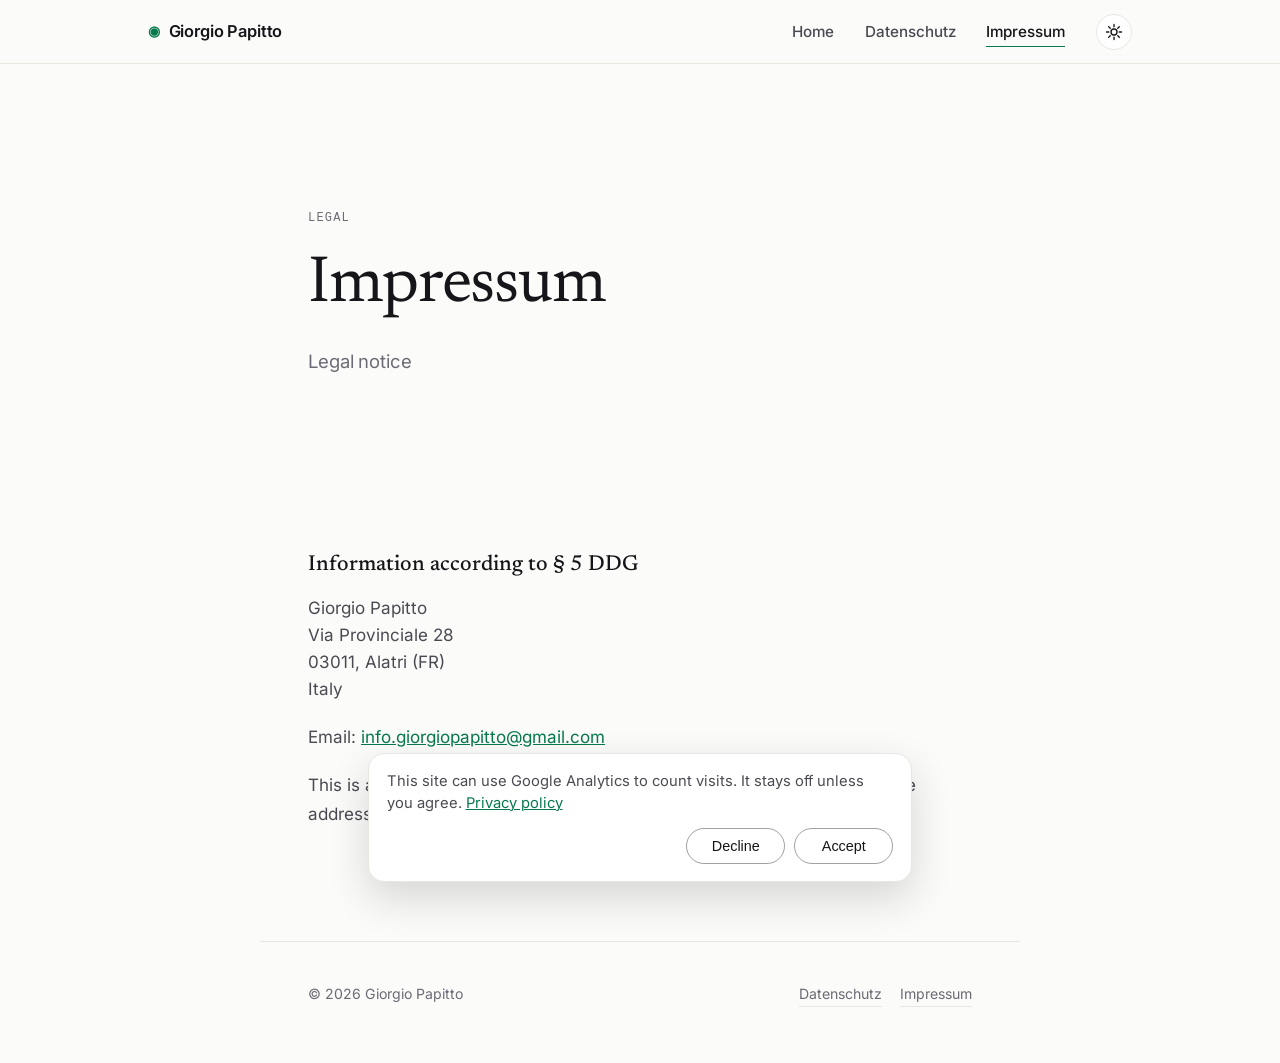
<file: impressum.html>
<!DOCTYPE html>
<html lang="en">
<head>
  <meta charset="UTF-8" />
  <meta name="viewport" content="width=device-width, initial-scale=1.0" />
  <title>Impressum — Giorgio Papitto</title>
  <meta name="description" content="Impressum / legal notice for giorgiopapitto.eu." />
  <meta name="author" content="Giorgio Papitto" />
  <link rel="icon" type="image/svg+xml" href="favicon.svg" />
  <meta name="theme-color" content="#07794d" />
  <script>
    try {
      var t = localStorage.getItem("theme") ||
        (matchMedia("(prefers-color-scheme: dark)").matches ? "dark" : "light");
      document.documentElement.setAttribute("data-theme", t);
    } catch (e) {}
  </script>
  <link rel="stylesheet" href="styles.css" />
  <link rel="canonical" href="https://www.giorgiopapitto.eu/impressum.html" />
</head>
<body>
  <a class="skip-link" href="#main">Skip to content</a>

  <header class="site-header" id="top">
    <nav class="nav nav--simple" aria-label="Primary">
      <a class="nav__brand" href="/" aria-label="Giorgio Papitto — home">
        <span class="nav__mark" aria-hidden="true">◉</span>
        <span class="nav__name">Giorgio Papitto</span>
      </a>
      <ul class="nav__menu" id="nav-menu">
        <li><a href="/">Home</a></li>
        <li><a href="/privacy.html">Datenschutz</a></li>
        <li><a href="/impressum.html" class="is-active">Impressum</a></li>
        <li>
          <button class="theme-toggle" id="theme-toggle" aria-pressed="false" aria-label="Switch colour theme" title="Switch theme">
            <svg class="theme-toggle__icon theme-toggle__icon--sun" viewBox="0 0 24 24" aria-hidden="true"><circle cx="12" cy="12" r="4"/><path d="M12 2v3M12 19v3M2 12h3M19 12h3M4.9 4.9l2.1 2.1M17 17l2.1 2.1M19.1 4.9 17 7M7 17l-2.1 2.1"/></svg>
            <svg class="theme-toggle__icon theme-toggle__icon--moon" viewBox="0 0 24 24" aria-hidden="true"><path d="M21 12.8A9 9 0 1 1 11.2 3a7 7 0 0 0 9.8 9.8z"/></svg>
          </button>
        </li>
      </ul>
    </nav>
  </header>

  <main id="main">
    <section class="hero" aria-labelledby="impressum-title">
      <p class="hero__eyebrow">Legal</p>
      <h1 class="hero__title" id="impressum-title">Impressum</h1>
      <p class="hero__role">Legal notice</p>
    </section>

    <section class="section legal" aria-labelledby="impressum-body-title">
      <h2 id="impressum-body-title">Information according to § 5 DDG</h2>
      <address>
        Giorgio Papitto<br />
        Via Provinciale 28<br />
        03011, Alatri (FR)<br />
        Italy
      </address>
      <div class="prose">
        <p>
          Email:
          <a href="mailto:info.giorgiopapitto@gmail.com">info.giorgiopapitto@gmail.com</a>
        </p>
        <p>
          This is a personal website. Postal mail for legal purposes can be sent
          to the address above.
        </p>
      </div>
    </section>
  </main>

  <footer class="site-footer">
    <p>© <span id="year"></span> Giorgio Papitto</p>
    <p class="site-footer__links">
      <a href="/privacy.html">Datenschutz</a>
      <a href="/impressum.html">Impressum</a>
    </p>
  </footer>

  <aside class="consent" id="consent" hidden>
    <p class="consent__text">
      This site can use Google Analytics to count visits. It stays off unless you agree.
      <a href="/privacy.html">Privacy policy</a>
    </p>
    <div class="consent__actions">
      <button type="button" class="btn btn--ghost" id="consent-decline">Decline</button>
      <button type="button" class="btn btn--ghost" id="consent-accept">Accept</button>
    </div>
  </aside>

  <script src="main.js"></script>
</body>
</html>
</file>
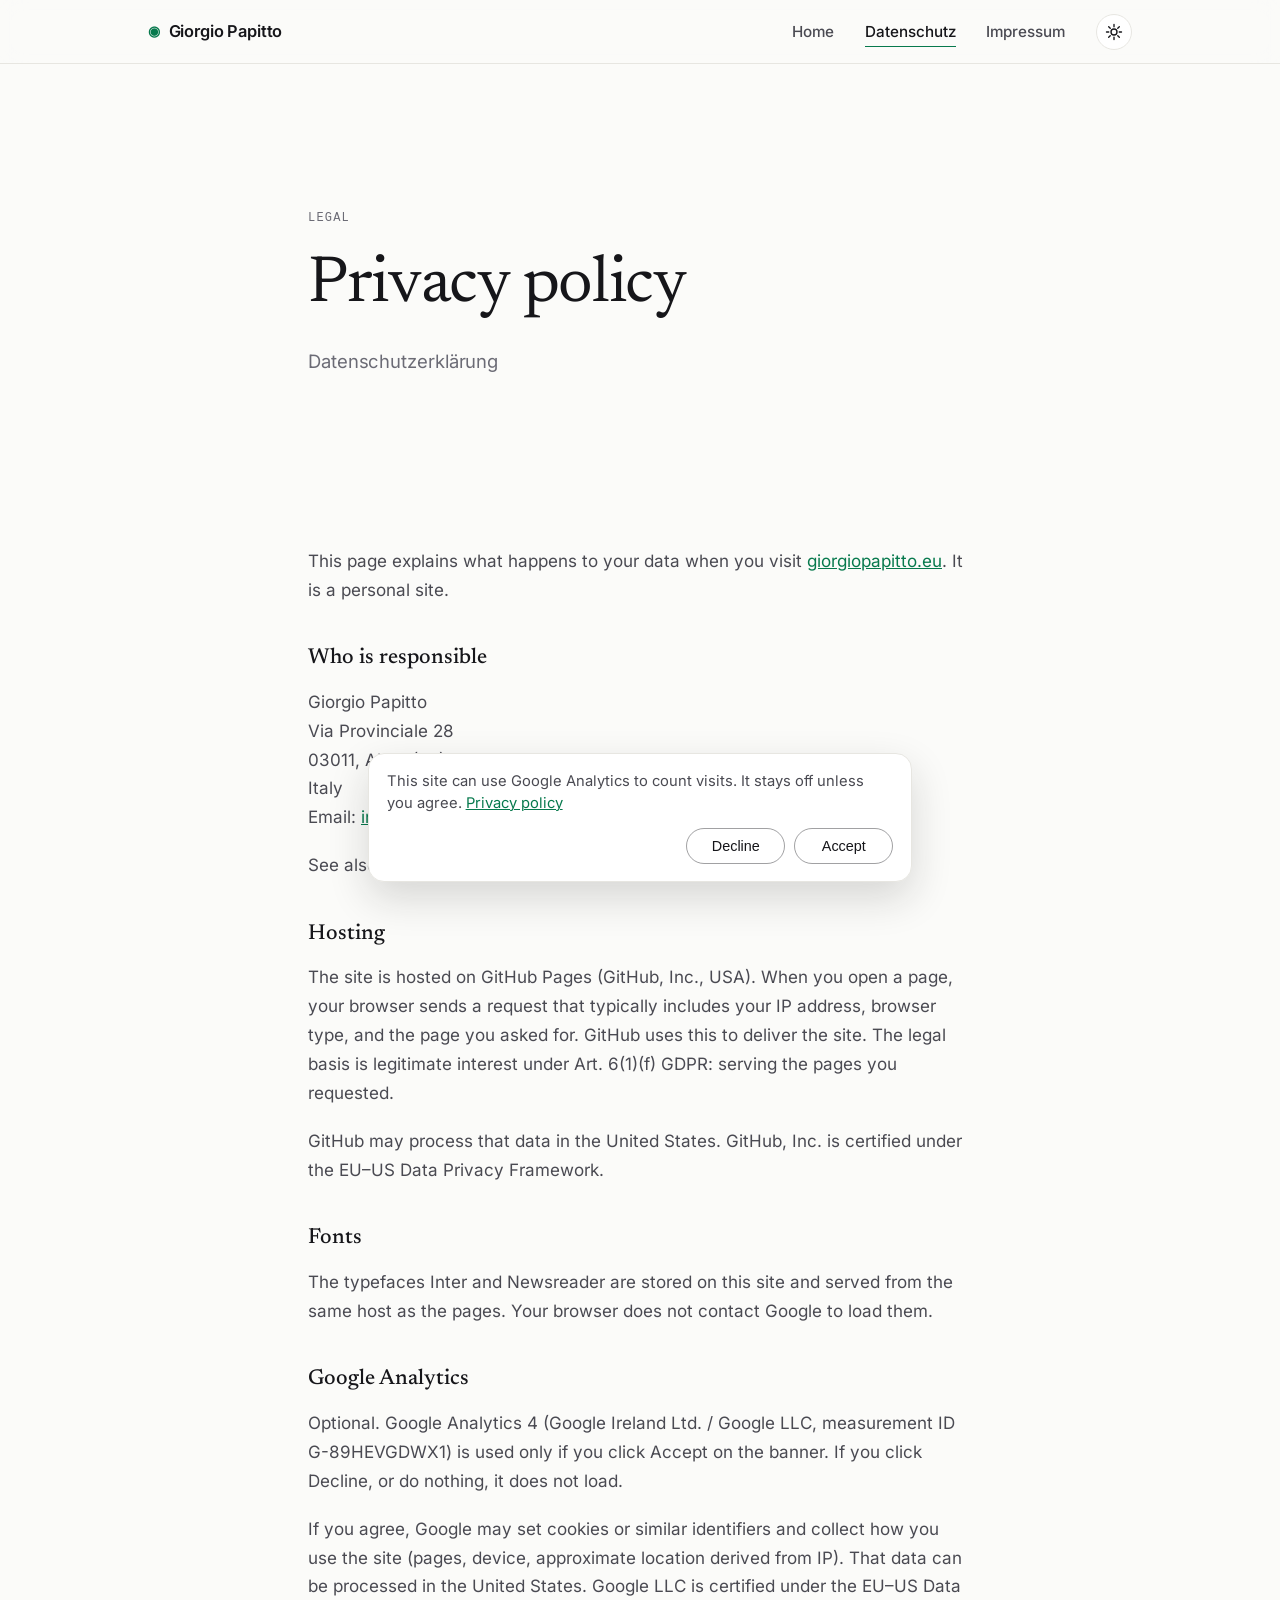
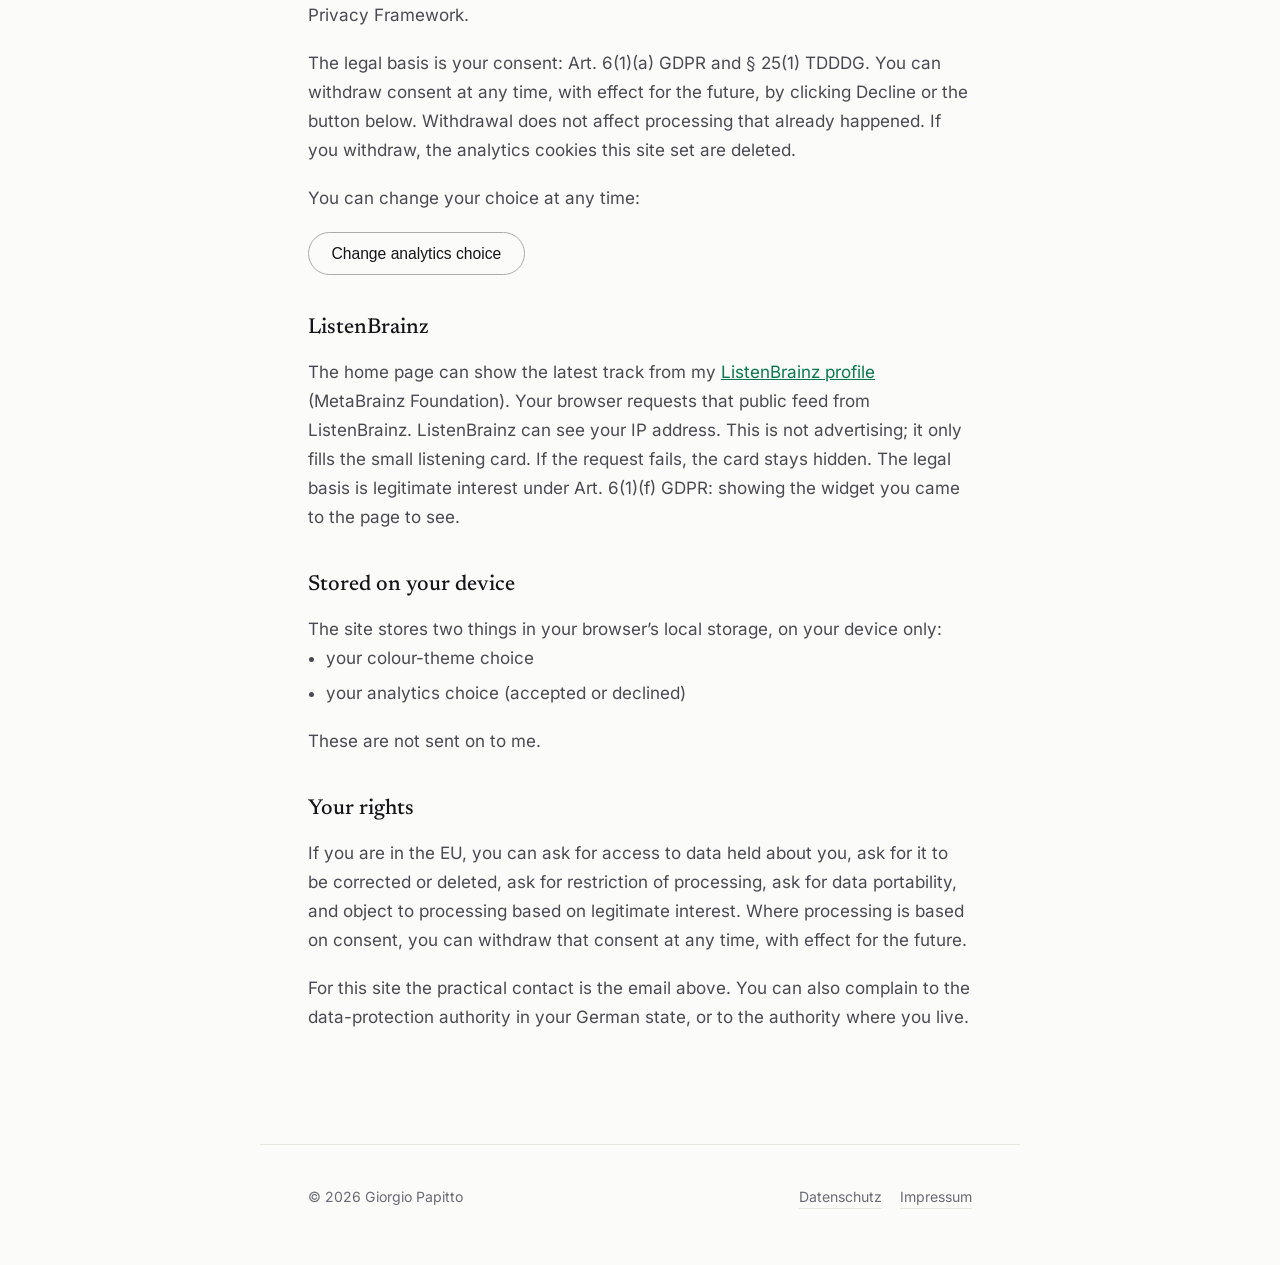
<file: privacy.html>
<!DOCTYPE html>
<html lang="en">
<head>
  <meta charset="UTF-8" />
  <meta name="viewport" content="width=device-width, initial-scale=1.0" />
  <title>Privacy policy — Giorgio Papitto</title>
  <meta name="description" content="Privacy policy / Datenschutzerklärung for giorgiopapitto.eu." />
  <meta name="author" content="Giorgio Papitto" />
  <link rel="icon" type="image/svg+xml" href="favicon.svg" />
  <meta name="theme-color" content="#07794d" />
  <script>
    try {
      var t = localStorage.getItem("theme") ||
        (matchMedia("(prefers-color-scheme: dark)").matches ? "dark" : "light");
      document.documentElement.setAttribute("data-theme", t);
    } catch (e) {}
  </script>
  <link rel="stylesheet" href="styles.css" />
  <link rel="canonical" href="https://www.giorgiopapitto.eu/privacy.html" />
</head>
<body>
  <a class="skip-link" href="#main">Skip to content</a>

  <header class="site-header" id="top">
    <nav class="nav nav--simple" aria-label="Primary">
      <a class="nav__brand" href="/" aria-label="Giorgio Papitto — home">
        <span class="nav__mark" aria-hidden="true">◉</span>
        <span class="nav__name">Giorgio Papitto</span>
      </a>
      <ul class="nav__menu" id="nav-menu">
        <li><a href="/">Home</a></li>
        <li><a href="/privacy.html" class="is-active">Datenschutz</a></li>
        <li><a href="/impressum.html">Impressum</a></li>
        <li>
          <button class="theme-toggle" id="theme-toggle" aria-pressed="false" aria-label="Switch colour theme" title="Switch theme">
            <svg class="theme-toggle__icon theme-toggle__icon--sun" viewBox="0 0 24 24" aria-hidden="true"><circle cx="12" cy="12" r="4"/><path d="M12 2v3M12 19v3M2 12h3M19 12h3M4.9 4.9l2.1 2.1M17 17l2.1 2.1M19.1 4.9 17 7M7 17l-2.1 2.1"/></svg>
            <svg class="theme-toggle__icon theme-toggle__icon--moon" viewBox="0 0 24 24" aria-hidden="true"><path d="M21 12.8A9 9 0 1 1 11.2 3a7 7 0 0 0 9.8 9.8z"/></svg>
          </button>
        </li>
      </ul>
    </nav>
  </header>

  <main id="main">
    <section class="hero" aria-labelledby="privacy-title">
      <p class="hero__eyebrow">Legal</p>
      <h1 class="hero__title" id="privacy-title">Privacy policy</h1>
      <p class="hero__role">Datenschutzerklärung</p>
    </section>

    <section class="section legal" aria-labelledby="privacy-body-title">
      <h2 id="privacy-body-title" class="visually-hidden">Details</h2>
      <div class="prose">
        <p>
          This page explains what happens to your data when you visit
          <a href="https://www.giorgiopapitto.eu">giorgiopapitto.eu</a>.
          It is a personal site.
        </p>
      </div>

      <h2>Who is responsible</h2>
      <div class="prose">
        <p>
          Giorgio Papitto<br />
          Via Provinciale 28<br />
          03011, Alatri (FR)<br />
          Italy<br />
          Email: <a href="mailto:info.giorgiopapitto@gmail.com">info.giorgiopapitto@gmail.com</a>
        </p>
        <p>
          See also the <a href="/impressum.html">Impressum</a>.
        </p>
      </div>

      <h2>Hosting</h2>
      <div class="prose">
        <p>
          The site is hosted on GitHub Pages (GitHub, Inc., USA). When you open a page,
          your browser sends a request that typically includes your IP address,
          browser type, and the page you asked for. GitHub uses this to deliver
          the site. The legal basis is legitimate interest under Art. 6(1)(f) GDPR:
          serving the pages you requested.
        </p>
        <p>
          GitHub may process that data in the United States. GitHub, Inc. is certified
          under the EU–US Data Privacy Framework.
        </p>
      </div>

      <h2>Fonts</h2>
      <div class="prose">
        <p>
          The typefaces Inter and Newsreader are stored on this site and served
          from the same host as the pages. Your browser does not contact Google
          to load them.
        </p>
      </div>

      <h2>Google Analytics</h2>
      <div class="prose">
        <p>
          Optional. Google Analytics 4 (Google Ireland Ltd. / Google LLC,
          measurement ID G-89HEVGDWX1) is used only if you click Accept on the
          banner. If you click Decline, or do nothing, it does not load.
        </p>
        <p>
          If you agree, Google may set cookies or similar identifiers and collect
          how you use the site (pages, device, approximate location derived from
          IP). That data can be processed in the United States. Google LLC is
          certified under the EU–US Data Privacy Framework.
        </p>
        <p>
          The legal basis is your consent: Art. 6(1)(a) GDPR and § 25(1) TDDDG.
          You can withdraw consent at any time, with effect for the future, by
          clicking Decline or the button below. Withdrawal does not affect
          processing that already happened. If you withdraw, the analytics
          cookies this site set are deleted.
        </p>
        <p>
          You can change your choice at any time:
        </p>
        <p>
          <button type="button" class="btn btn--ghost" id="consent-reset">Change analytics choice</button>
        </p>
      </div>

      <h2>ListenBrainz</h2>
      <div class="prose">
        <p>
          The home page can show the latest track from my
          <a href="https://listenbrainz.org/user/gio_pap/" target="_blank" rel="noopener">ListenBrainz profile</a>
          (MetaBrainz Foundation). Your browser requests that public feed from
          ListenBrainz. ListenBrainz can see your IP address. This is not
          advertising; it only fills the small listening card. If the request
          fails, the card stays hidden. The legal basis is legitimate interest
          under Art. 6(1)(f) GDPR: showing the widget you came to the page to see.
        </p>
      </div>

      <h2>Stored on your device</h2>
      <div class="prose">
        <p>
          The site stores two things in your browser’s local storage, on your
          device only:
        </p>
      </div>
      <ul>
        <li>your colour-theme choice</li>
        <li>your analytics choice (accepted or declined)</li>
      </ul>
      <div class="prose">
        <p>These are not sent on to me.</p>
      </div>

      <h2>Your rights</h2>
      <div class="prose">
        <p>
          If you are in the EU, you can ask for access to data held about you,
          ask for it to be corrected or deleted, ask for restriction of processing,
          ask for data portability, and object to processing based on legitimate
          interest. Where processing is based on consent, you can withdraw that
          consent at any time, with effect for the future.
        </p>
        <p>
          For this site the practical contact is the email above. You can also
          complain to the data-protection authority in your German state, or to
          the authority where you live.
        </p>
      </div>
    </section>
  </main>

  <footer class="site-footer">
    <p>© <span id="year"></span> Giorgio Papitto</p>
    <p class="site-footer__links">
      <a href="/privacy.html">Datenschutz</a>
      <a href="/impressum.html">Impressum</a>
    </p>
  </footer>

  <aside class="consent" id="consent" hidden>
    <p class="consent__text">
      This site can use Google Analytics to count visits. It stays off unless you agree.
      <a href="/privacy.html">Privacy policy</a>
    </p>
    <div class="consent__actions">
      <button type="button" class="btn btn--ghost" id="consent-decline">Decline</button>
      <button type="button" class="btn btn--ghost" id="consent-accept">Accept</button>
    </div>
  </aside>

  <script src="main.js"></script>
</body>
</html>
</file>
<file: styles.css>
/* =========================================================================
   Giorgio Papitto — personal site
   Design tokens live here. Change these few variables to re-skin the site.
   ========================================================================= */

/* Self-hosted Inter + Newsreader (SIL Open Font License). No request to Google. */
@font-face {
  font-family: "Inter";
  font-style: normal;
  font-weight: 100 900;
  font-display: swap;
  src: url("fonts/inter-latin-ext-wght-normal.woff2") format("woff2");
  unicode-range: U+0100-02BA, U+02BD-02C5, U+02C7-02CC, U+02CE-02D7, U+02DD-02FF, U+0304, U+0308, U+0329, U+1D00-1DBF, U+1E00-1E9F, U+1EF2-1EFF, U+2020, U+20A0-20AB, U+20AD-20C0, U+2113, U+2C60-2C7F, U+A720-A7FF;
}
@font-face {
  font-family: "Inter";
  font-style: normal;
  font-weight: 100 900;
  font-display: swap;
  src: url("fonts/inter-latin-wght-normal.woff2") format("woff2");
  unicode-range: U+0000-00FF, U+0131, U+0152-0153, U+02BB-02BC, U+02C6, U+02DA, U+02DC, U+0304, U+0308, U+0329, U+2000-206F, U+20AC, U+2122, U+2191, U+2193, U+2212, U+2215, U+FEFF, U+FFFD;
}
@font-face {
  font-family: "Newsreader";
  font-style: normal;
  font-weight: 200 800;
  font-display: swap;
  src: url("fonts/newsreader-latin-ext-wght-normal.woff2") format("woff2");
  unicode-range: U+0100-02BA, U+02BD-02C5, U+02C7-02CC, U+02CE-02D7, U+02DD-02FF, U+0304, U+0308, U+0329, U+1D00-1DBF, U+1E00-1E9F, U+1EF2-1EFF, U+2020, U+20A0-20AB, U+20AD-20C0, U+2113, U+2C60-2C7F, U+A720-A7FF;
}
@font-face {
  font-family: "Newsreader";
  font-style: normal;
  font-weight: 200 800;
  font-display: swap;
  src: url("fonts/newsreader-latin-wght-normal.woff2") format("woff2");
  unicode-range: U+0000-00FF, U+0131, U+0152-0153, U+02BB-02BC, U+02C6, U+02DA, U+02DC, U+0304, U+0308, U+0329, U+2000-206F, U+20AC, U+2122, U+2191, U+2193, U+2212, U+2215, U+FEFF, U+FFFD;
}
@font-face {
  font-family: "Newsreader";
  font-style: italic;
  font-weight: 200 800;
  font-display: swap;
  src: url("fonts/newsreader-latin-ext-wght-italic.woff2") format("woff2");
  unicode-range: U+0100-02BA, U+02BD-02C5, U+02C7-02CC, U+02CE-02D7, U+02DD-02FF, U+0304, U+0308, U+0329, U+1D00-1DBF, U+1E00-1E9F, U+1EF2-1EFF, U+2020, U+20A0-20AB, U+20AD-20C0, U+2113, U+2C60-2C7F, U+A720-A7FF;
}
@font-face {
  font-family: "Newsreader";
  font-style: italic;
  font-weight: 200 800;
  font-display: swap;
  src: url("fonts/newsreader-latin-wght-italic.woff2") format("woff2");
  unicode-range: U+0000-00FF, U+0131, U+0152-0153, U+02BB-02BC, U+02C6, U+02DA, U+02DC, U+0304, U+0308, U+0329, U+2000-206F, U+20AC, U+2122, U+2191, U+2193, U+2212, U+2215, U+FEFF, U+FFFD;
}

:root {
  /* Palette — light theme */
  --bg:           #fbfbf9;   /* warm near-white paper */
  --surface:      #ffffff;
  --ink:          #16161a;   /* primary text */
  --ink-soft:     #4a4a52;   /* secondary text */
  --ink-faint:    #6b6b75;   /* tertiary / meta */
  --line:         #e7e6e1;   /* hairline borders */
  --accent:       #07794d;   /* cool emerald accent */
  --accent-soft:  rgba(10, 143, 92, 0.10);

  /* Type */
  --font-sans: "Inter", -apple-system, BlinkMacSystemFont, "Segoe UI", Roboto, sans-serif;
  --font-serif: "Newsreader", Georgia, "Times New Roman", serif;
  --font-mono: ui-monospace, "SF Mono", SFMono-Regular, Menlo, Consolas, "Liberation Mono", monospace;

  /* Rhythm */
  --maxw: 760px;
  --maxw-wide: 1080px;
  --gutter: clamp(1.25rem, 5vw, 3rem);
  --radius: 14px;
}

[data-theme="dark"] {
  --bg:           #0e0e11;
  --surface:      #161619;
  --ink:          #f1f0ec;
  --ink-soft:     #b6b5ad;
  --ink-faint:    #8e8d95;
  --line:         #26262b;
  --accent:       #34d399;
  --accent-soft:  rgba(52, 211, 153, 0.16);
}

/* ---------- Reset-ish ---------- */
*, *::before, *::after { box-sizing: border-box; }
html { scroll-behavior: smooth; -webkit-text-size-adjust: 100%; }
@media (prefers-reduced-motion: reduce) {
  html { scroll-behavior: auto; }
  * { animation: none !important; transition: none !important; }
}

body {
  margin: 0;
  background: var(--bg);
  color: var(--ink);
  font-family: var(--font-sans);
  font-size: 1.0625rem;
  line-height: 1.7;
  -webkit-font-smoothing: antialiased;
  text-rendering: optimizeLegibility;
  transition: background-color .35s ease, color .35s ease;
}

img { max-width: 100%; display: block; }
a { color: inherit; }

::selection { background: var(--accent-soft); }

.skip-link {
  position: absolute; left: -999px; top: 0;
  background: var(--accent); color: #fff; padding: .6rem 1rem; z-index: 100;
  border-radius: 0 0 8px 0;
}
.skip-link:focus { left: 0; }

.visually-hidden {
  position: absolute; width: 1px; height: 1px;
  padding: 0; margin: -1px; overflow: hidden;
  clip: rect(0, 0, 0, 0); white-space: nowrap; border: 0;
}

/* ---------- Header / nav ---------- */
.site-header {
  position: sticky; top: 0; z-index: 50;
  background: color-mix(in srgb, var(--bg) 82%, transparent);
  backdrop-filter: saturate(1.4) blur(12px);
  -webkit-backdrop-filter: saturate(1.4) blur(12px);
  border-bottom: 1px solid var(--line);
}
.nav {
  max-width: var(--maxw-wide);
  margin: 0 auto;
  padding: .85rem var(--gutter);
  display: flex; align-items: center; justify-content: space-between;
  gap: 1rem;
}
.nav__brand {
  display: inline-flex; align-items: center; gap: .55rem;
  text-decoration: none; font-weight: 600; letter-spacing: -0.01em;
  font-size: 1.02rem;
}
.nav__mark { color: var(--accent); font-size: .85em; }
.nav__menu {
  list-style: none; margin: 0; padding: 0;
  display: flex; align-items: center; gap: clamp(1rem, 2.4vw, 2rem);
}
.nav__menu a {
  text-decoration: none; color: var(--ink-soft);
  font-size: .95rem; font-weight: 500;
  position: relative; padding: .25rem 0;
  transition: color .2s ease;
}
.nav__menu a::after {
  content: ""; position: absolute; left: 0; right: 100%; bottom: -2px;
  height: 1.5px; background: var(--accent); transition: right .25s ease;
}
.nav__menu a:hover { color: var(--ink); }
.nav__menu a:hover::after,
.nav__menu a.is-active::after { right: 0; }
.nav__menu a.is-active { color: var(--ink); }

.nav__toggle { display: none; }

.theme-toggle {
  display: inline-flex; align-items: center; justify-content: center;
  width: 36px; height: 36px; border-radius: 50%;
  border: 1px solid var(--line); background: var(--surface);
  color: var(--ink); cursor: pointer; padding: 0;
  transition: border-color .2s ease, transform .2s ease;
}
.theme-toggle:hover { border-color: var(--accent); transform: rotate(-12deg); }
.theme-toggle__icon { width: 18px; height: 18px; fill: none; stroke: currentColor; stroke-width: 1.8; stroke-linecap: round; stroke-linejoin: round; }
.theme-toggle__icon--moon { display: none; }
[data-theme="dark"] .theme-toggle__icon--sun { display: none; }
[data-theme="dark"] .theme-toggle__icon--moon { display: block; }

/* ---------- Layout primitives ---------- */
main { display: block; }
.hero, .section {
  max-width: var(--maxw);
  margin: 0 auto;
  padding: clamp(3.5rem, 9vw, 7rem) var(--gutter) 0;
}
.section:last-of-type { padding-bottom: clamp(3.5rem, 9vw, 7rem); }

/* ---------- Hero ---------- */
.hero {
  padding-top: clamp(4rem, 12vw, 9rem);
  padding-bottom: clamp(1rem, 4vw, 2rem);
}
.hero__eyebrow {
  font-family: var(--font-mono);
  font-size: .75rem; letter-spacing: .1em; text-transform: uppercase;
  color: var(--ink-faint); margin: 0 0 1.4rem;
}
.hero__title {
  font-family: var(--font-serif);
  font-weight: 400;
  font-size: clamp(2.4rem, 6.2vw, 4.1rem);
  line-height: 1.06;
  letter-spacing: -0.02em;
  margin: 0 0 1.6rem;
}
.hero__role {
  font-size: clamp(1rem, 1.5vw, 1.15rem);
  color: var(--ink-faint);
  margin: 0 0 1.6rem;
  letter-spacing: -0.005em;
}
.hero__lede {
  font-size: clamp(1.05rem, 1.6vw, 1.2rem);
  color: var(--ink-soft);
  max-width: 60ch;
  margin: 0 0 2.2rem;
}
.hero__actions { display: flex; flex-wrap: wrap; gap: .8rem; }

.btn {
  display: inline-flex; align-items: center; justify-content: center; gap: .4rem;
  appearance: none; -webkit-appearance: none;
  background: transparent;
  color: var(--ink);
  text-decoration: none; font-weight: 500; font-size: .98rem;
  padding: .72rem 1.4rem; border-radius: 999px;
  border: 1px solid transparent; cursor: pointer;
  transition: transform .15s ease, background-color .2s ease, border-color .2s ease, color .2s ease;
}
.btn:hover { transform: translateY(-2px); }
.btn--primary { background: var(--ink); color: var(--bg); }
.btn--primary:hover { background: var(--accent); color: var(--bg); }
.btn--ghost {
  background: transparent;
  border-color: color-mix(in srgb, var(--ink) 28%, var(--line));
  color: var(--ink);
}
.btn--ghost:hover { border-color: var(--accent); color: var(--accent); background: transparent; }

/* ---------- Section heads ---------- */
.section__head {
  display: flex; align-items: baseline; gap: .9rem;
  margin-bottom: 1.8rem;
  padding-bottom: 1rem;
  border-bottom: 1px solid var(--line);
}
.section__index {
  font-family: var(--font-mono);
  font-size: .8rem; font-variant-numeric: tabular-nums;
  color: var(--accent); font-weight: 500; letter-spacing: .05em;
}
.section__title {
  font-family: var(--font-serif); font-weight: 500;
  font-size: clamp(1.6rem, 3.4vw, 2.2rem);
  letter-spacing: -0.015em; margin: 0;
}
.section__intro { color: var(--ink-soft); margin: 0 0 2rem; max-width: 60ch; }

.prose p { color: var(--ink-soft); margin: 0 0 1.2rem; max-width: 66ch; }
.prose p:last-child { margin-bottom: 0; }

.listening {
  display: flex; align-items: center; gap: .9rem;
  max-width: 66ch;
  margin: 1.4rem 0 0;
  padding: .85rem 1.05rem;
  background: color-mix(in srgb, var(--accent) 14%, var(--surface));
  border: 1px solid color-mix(in srgb, var(--accent) 28%, transparent);
  border-radius: 16px;
  font-size: .95rem;
}
.listening[hidden] { display: none; }
.listening__brand {
  flex-shrink: 0; display: grid; place-items: center;
  width: 36px; height: 36px; border-radius: 10px;
  background: var(--surface);
}
.listening__logo { width: 18px; height: 20px; display: block; }
.listening__copy {
  display: flex; flex-direction: column; gap: .12rem;
  min-width: 0;
}
.listening__meta {
  display: flex; flex-wrap: wrap; align-items: baseline; gap: .25rem .55rem;
}
.listening__label,
.listening__source {
  font-family: var(--font-mono);
  font-size: .7rem; letter-spacing: .08em; text-transform: uppercase;
  color: var(--ink-faint);
}
.listening__source { color: var(--accent); }
.listening__track {
  color: var(--ink); font-weight: 500; text-decoration: none;
  line-height: 1.35;
  border-bottom: 1px solid transparent;
  transition: color .2s, border-color .2s;
}
.listening__track:hover { color: var(--accent); border-color: var(--accent); }

/* ---------- Tags / focus strip ---------- */
.tags {
  list-style: none; margin: 1.8rem 0 0; padding: 0;
  display: flex; flex-wrap: wrap; gap: .5rem;
}
.tags li {
  font-family: var(--font-mono);
  font-size: .76rem; color: var(--ink-soft);
  border: 1px solid var(--line); border-radius: 999px;
  padding: .3rem .8rem; white-space: nowrap;
  transition: border-color .2s ease, color .2s ease;
}
.tags li:hover { border-color: var(--accent); color: var(--accent); }

.tag-groups {
  list-style: none; margin: 1.8rem 0 0; padding: 0;
  color: var(--ink-soft); font-size: .93rem;
}
.tag-groups li {
  margin: 0; max-width: 68ch;
  padding: .5rem 0; border-top: 1px solid var(--line);
}
.tag-groups span {
  display: block; margin-bottom: .15rem;
  font-family: var(--font-mono);
  font-size: .72rem; letter-spacing: .08em; text-transform: uppercase;
  color: var(--ink-faint);
}

/* ---------- Research cards ---------- */
.cards { display: grid; gap: 2rem; grid-template-columns: 1fr; }
@media (min-width: 720px) { .cards { grid-template-columns: repeat(3, 1fr); gap: 2.4rem; } }
.card {
  border-top: 1px solid var(--ink);
  padding-top: .9rem;
}
.card__title {
  font-size: 1.02rem; margin: 0 0 .55rem; letter-spacing: -0.01em;
  transition: color .2s ease;
}
.card:hover .card__title { color: var(--accent); }
.card__body { color: var(--ink-soft); font-size: .94rem; margin: 0; }

/* ---------- Publications ---------- */
.pub-group {
  font-family: var(--font-mono);
  font-size: .76rem; text-transform: uppercase; letter-spacing: .1em;
  color: var(--ink-faint); font-weight: 500;
  margin: 2.6rem 0 1rem;
}
.pub-group:first-of-type { margin-top: 0; }
.pubs { list-style: none; margin: 0; padding: 0; }
.pub {
  display: grid; grid-template-columns: 64px 1fr; gap: 1rem;
  padding: 1.4rem 0; border-top: 1px solid var(--line);
}
.pub:first-child { border-top: none; }
.pub__year {
  font-variant-numeric: tabular-nums; color: var(--ink-faint);
  font-size: .9rem; font-weight: 500; padding-top: .15rem;
}
.pub__title { font-size: 1.08rem; line-height: 1.4; margin: 0 0 .45rem; letter-spacing: -0.01em; }
.pub__authors { margin: 0 0 .2rem; color: var(--ink-soft); font-size: .95rem; }
.pub__authors strong { color: var(--ink); font-weight: 600; }
.pub__note { color: var(--ink-faint); font-weight: 400; font-size: .85em; }
.pub__venue { margin: 0; color: var(--ink-faint); font-size: .92rem; font-style: italic; }
.pub__tag {
  font-style: normal; display: inline-block; margin-left: .4rem;
  font-size: .72rem; letter-spacing: .04em; text-transform: uppercase;
  color: var(--accent); background: var(--accent-soft);
  padding: .1rem .5rem; border-radius: 999px; vertical-align: middle;
}
.pub__abstract { margin: .7rem 0 0; }
.pub__abstract summary {
  cursor: pointer; color: var(--accent); font-size: .9rem; font-weight: 500;
  list-style: none; width: max-content;
}
.pub__abstract summary::-webkit-details-marker { display: none; }
.pub__abstract summary::before { content: "+ "; }
.pub__abstract[open] summary::before { content: "– "; }
.pub__abstract p {
  margin: .7rem 0 0; color: var(--ink-soft); font-size: .92rem; line-height: 1.65;
  max-width: 70ch;
}
.pub__links { margin: .6rem 0 0; }
.pub__links a {
  text-decoration: none; color: var(--ink-soft); font-size: .88rem; font-weight: 500;
  border-bottom: 1px solid var(--line); transition: color .2s, border-color .2s;
}
.pub__links a:hover { color: var(--accent); border-color: var(--accent); }

.posters { margin-top: 1.8rem; }
.posters summary {
  cursor: pointer; color: var(--accent); font-size: .95rem; font-weight: 500;
  list-style: none; width: max-content;
  margin: 2rem 0 1rem;
}
.posters summary::-webkit-details-marker { display: none; }
.posters summary::before { content: "+ "; }
.posters[open] summary::before { content: "– "; }
.posters .pubs { margin-top: .4rem; }

.media { list-style: none; margin: 0; padding: 0; }
.media li {
  padding: .7rem 0; border-top: 1px solid var(--line);
  color: var(--ink-soft); font-size: .94rem;
  display: flex; flex-wrap: wrap; gap: .5rem; align-items: baseline;
}
.media__src {
  font-family: var(--font-mono);
  font-size: .7rem; letter-spacing: .05em; text-transform: uppercase;
  color: var(--accent); font-weight: 500; min-width: 7ch;
}
.media a {
  text-decoration: none; color: var(--ink-soft);
  border-bottom: 1px solid var(--line); transition: color .2s, border-color .2s;
}
.media a:hover { color: var(--accent); border-color: var(--accent); }
.media__date { margin-left: auto; color: var(--ink-faint); font-variant-numeric: tabular-nums; font-size: .85rem; }

/* ---------- Curriculum ---------- */
.cv-group {
  font-family: var(--font-mono);
  font-size: .76rem; text-transform: uppercase; letter-spacing: .1em;
  color: var(--ink-faint); font-weight: 500; margin: 2.2rem 0 1.1rem;
}
.timeline { list-style: none; margin: 0; padding: 0; }
.timeline__item {
  display: grid; grid-template-columns: 148px 1fr; gap: 1rem;
  padding: 1.1rem 0; border-top: 1px solid var(--line);
}
.timeline__item:first-child { border-top: none; }
.timeline__date { color: var(--ink-faint); font-size: .9rem; font-variant-numeric: tabular-nums; padding-top: .15rem; }
.timeline__place { display: block; margin-top: .15rem; color: var(--ink-faint); font-size: .85rem; }
.timeline__body h3 { margin: 0 0 .3rem; font-size: 1.02rem; letter-spacing: -0.01em; }
.timeline__body h3 em { color: var(--ink-faint); font-weight: 400; font-size: .85em; }
.timeline__body p { margin: 0; color: var(--ink-soft); font-size: .93rem; }
.timeline__points {
  margin: .55rem 0 0; padding-left: 1.1rem;
}
.timeline__points li {
  color: var(--ink-soft); font-size: .93rem; margin: 0 0 .35rem;
}

.cv-grid { display: grid; gap: 1.5rem; grid-template-columns: 1fr; margin-top: .5rem; }
@media (min-width: 720px) { .cv-grid { grid-template-columns: 1fr 1fr; gap: 2.5rem; } }
.cv-list { margin: 0; padding-left: 1.1rem; }
.cv-list li { color: var(--ink-soft); font-size: .93rem; margin-bottom: .7rem; }
.cv-list strong { color: var(--ink); }

/* ---------- Contact ---------- */
.contact__lede { font-size: 1.15rem; color: var(--ink-soft); max-width: 50ch; margin: 0 0 1.8rem; }
.contact__inline { list-style: none; margin: 0; padding: 0; display: flex; flex-wrap: wrap; gap: 1.4rem; }
.contact__inline a {
  text-decoration: none; color: var(--ink-soft); font-weight: 500; font-size: .98rem;
  padding-bottom: 2px; border-bottom: 1px solid var(--line);
  transition: color .2s ease, border-color .2s ease;
}
.contact__inline a:hover { color: var(--accent); border-color: var(--accent); }

/* ---------- Footer ---------- */
.site-footer {
  max-width: var(--maxw); margin: 0 auto;
  padding: 2.5rem var(--gutter) 3.5rem;
  border-top: 1px solid var(--line);
  display: flex; flex-wrap: wrap; justify-content: space-between; gap: .5rem;
  color: var(--ink-faint); font-size: .88rem;
}
.site-footer p { margin: 0; }
.site-footer__links { display: flex; flex-wrap: wrap; gap: .75rem 1.1rem; }
.site-footer a {
  color: var(--ink-faint); text-decoration: none;
  border-bottom: 1px solid var(--line);
}
.site-footer a:hover { color: var(--accent); border-color: var(--accent); }

/* ---------- Consent banner ---------- */
.consent {
  position: fixed; z-index: 80;
  left: 50%; bottom: 1.15rem;
  transform: translateX(-50%);
  width: min(34rem, calc(100% - 1.6rem));
  padding: 1rem 1.1rem 1.05rem;
  background: var(--surface);
  border: 1px solid var(--line);
  border-radius: 16px;
  box-shadow: 0 16px 40px color-mix(in srgb, var(--ink) 16%, transparent);
}
.consent[hidden] { display: none; }
.consent__text {
  margin: 0 0 .9rem;
  color: var(--ink-soft);
  font-size: .92rem;
  line-height: 1.5;
}
.consent__text a { color: var(--accent); }
.consent__actions { display: flex; justify-content: flex-end; gap: .55rem; }
.consent .btn {
  min-width: 6.2rem; padding: .55rem 1.1rem; font-size: .9rem;
}
.consent .btn:hover { transform: none; }
.consent .btn--ghost {
  background: transparent;
  border-color: color-mix(in srgb, var(--ink) 40%, transparent);
  color: var(--ink);
}

/* ---------- Legal pages ---------- */
.legal { padding-bottom: clamp(2.5rem, 7vw, 5rem); }
.legal h2 {
  font-family: var(--font-serif); font-weight: 500;
  font-size: 1.35rem; margin: 2.2rem 0 .7rem;
}
.legal h2:first-of-type { margin-top: 0; }
.legal ul { color: var(--ink-soft); max-width: 66ch; padding-left: 1.15rem; margin: 0 0 1.2rem; }
.legal li { margin: 0 0 .4rem; }
.legal a { color: var(--accent); }
.legal address {
  font-style: normal;
  color: var(--ink-soft);
  margin: 0 0 1.2rem;
  line-height: 1.6;
}

/* ---------- Mobile nav ---------- */
@media (max-width: 680px) {
  .nav__toggle {
    display: inline-flex; flex-direction: column; justify-content: center; gap: 5px;
    width: 40px; height: 40px; background: none; border: none; cursor: pointer; padding: 8px;
  }
  .nav__toggle span {
    display: block; height: 2px; width: 100%; background: var(--ink); border-radius: 2px;
    transition: transform .25s ease, opacity .2s ease;
  }
  .nav__toggle[aria-expanded="true"] span:nth-child(1) { transform: translateY(7px) rotate(45deg); }
  .nav__toggle[aria-expanded="true"] span:nth-child(2) { opacity: 0; }
  .nav__toggle[aria-expanded="true"] span:nth-child(3) { transform: translateY(-7px) rotate(-45deg); }

  .nav__menu {
    position: fixed; inset: 57px 0 auto 0;
    flex-direction: column; align-items: flex-start; gap: 0;
    background: var(--bg); border-bottom: 1px solid var(--line);
    padding: .5rem var(--gutter) 1.2rem;
    transform: translateY(-120%); transition: transform .3s ease, visibility .3s ease;
    box-shadow: 0 12px 30px rgba(0,0,0,.08);
    visibility: hidden;
  }
  .nav__menu.is-open { transform: translateY(0); visibility: visible; }
  .nav__menu li { width: 100%; }
  .nav__menu li a { display: block; padding: .85rem 0; width: 100%; border-bottom: 1px solid var(--line); }
  .nav__menu li:last-child { padding-top: .9rem; }

  .nav--simple .nav__menu {
    position: static; transform: none; flex-direction: row;
    background: none; border: 0; box-shadow: none; padding: 0; gap: 1rem;
    visibility: visible;
  }
  .nav--simple .nav__menu li { width: auto; }
  .nav--simple .nav__menu li a { border: 0; padding: .25rem 0; }
  .nav--simple .nav__menu li:last-child { padding-top: 0; }
  .pub { grid-template-columns: 1fr; gap: .35rem; }
  .pub__year { padding-top: 0; }
  .timeline__item { grid-template-columns: 1fr; gap: .25rem; }
}
</file>
